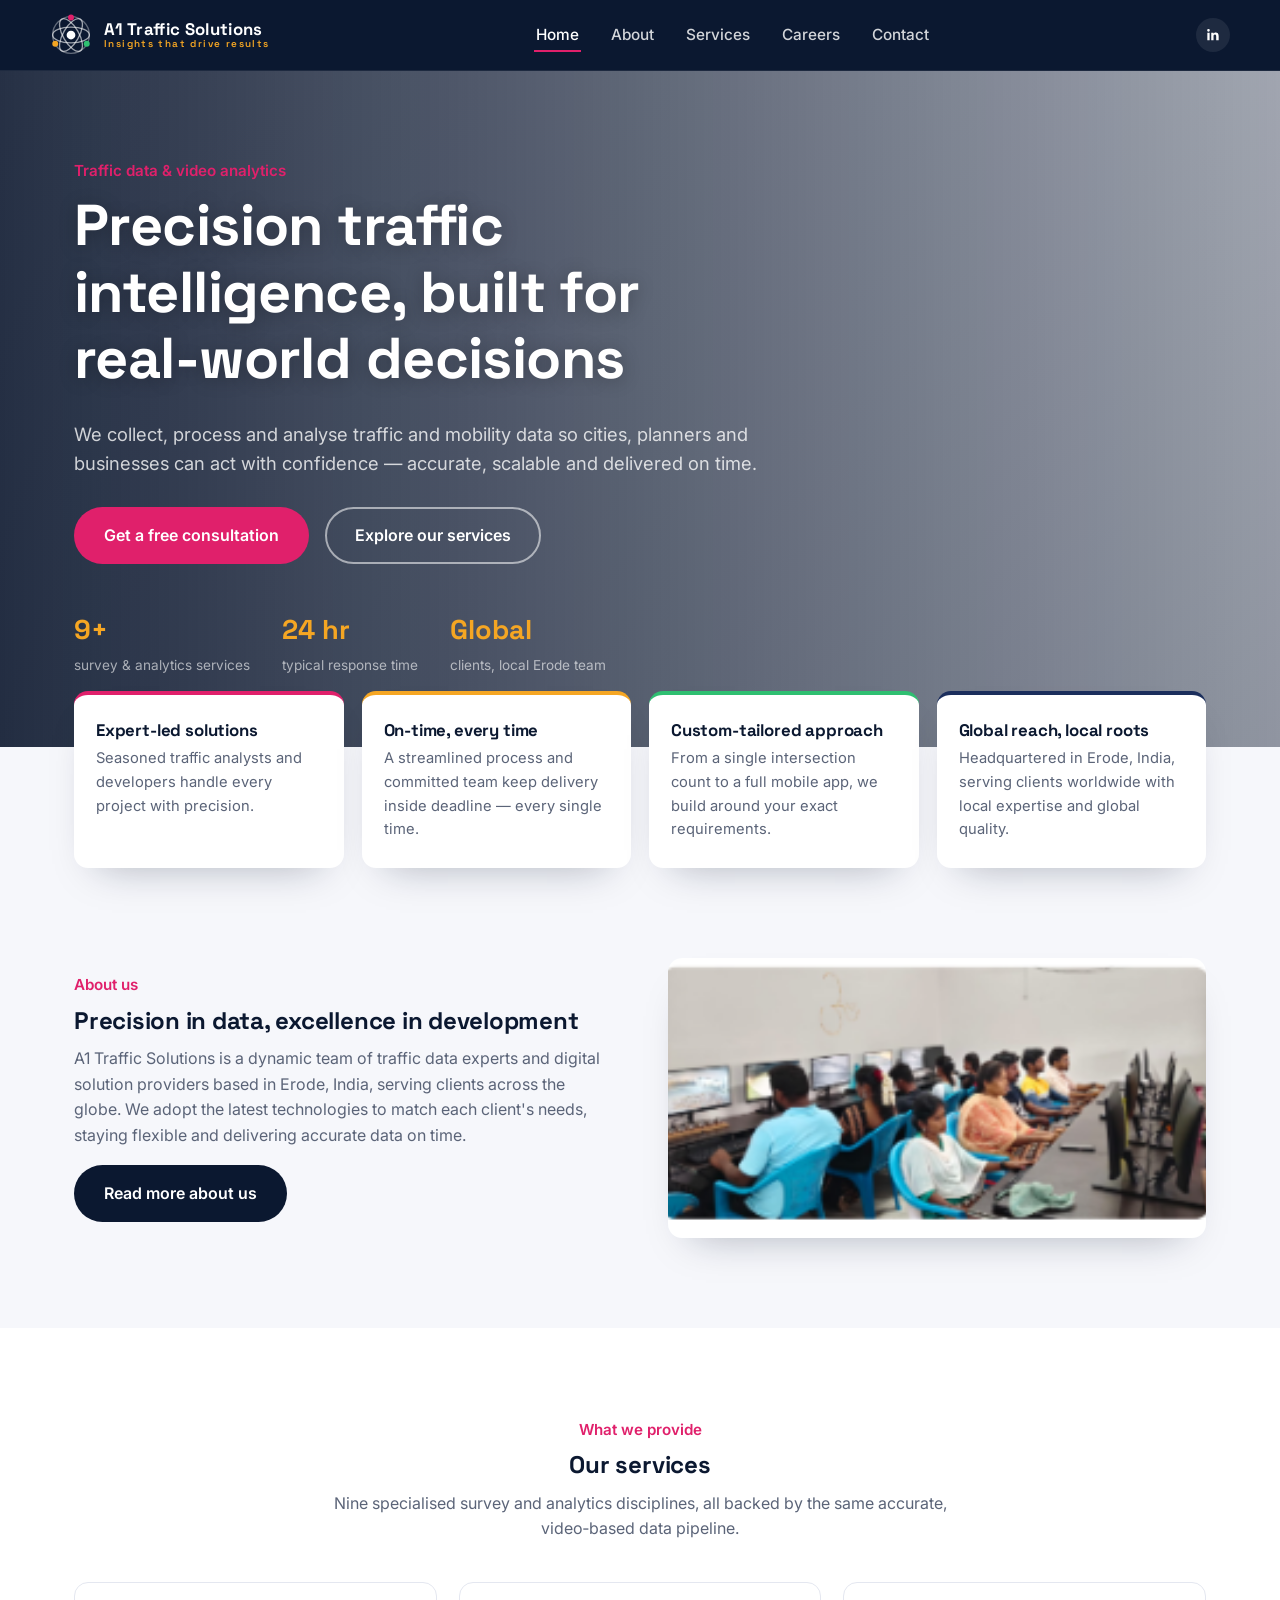
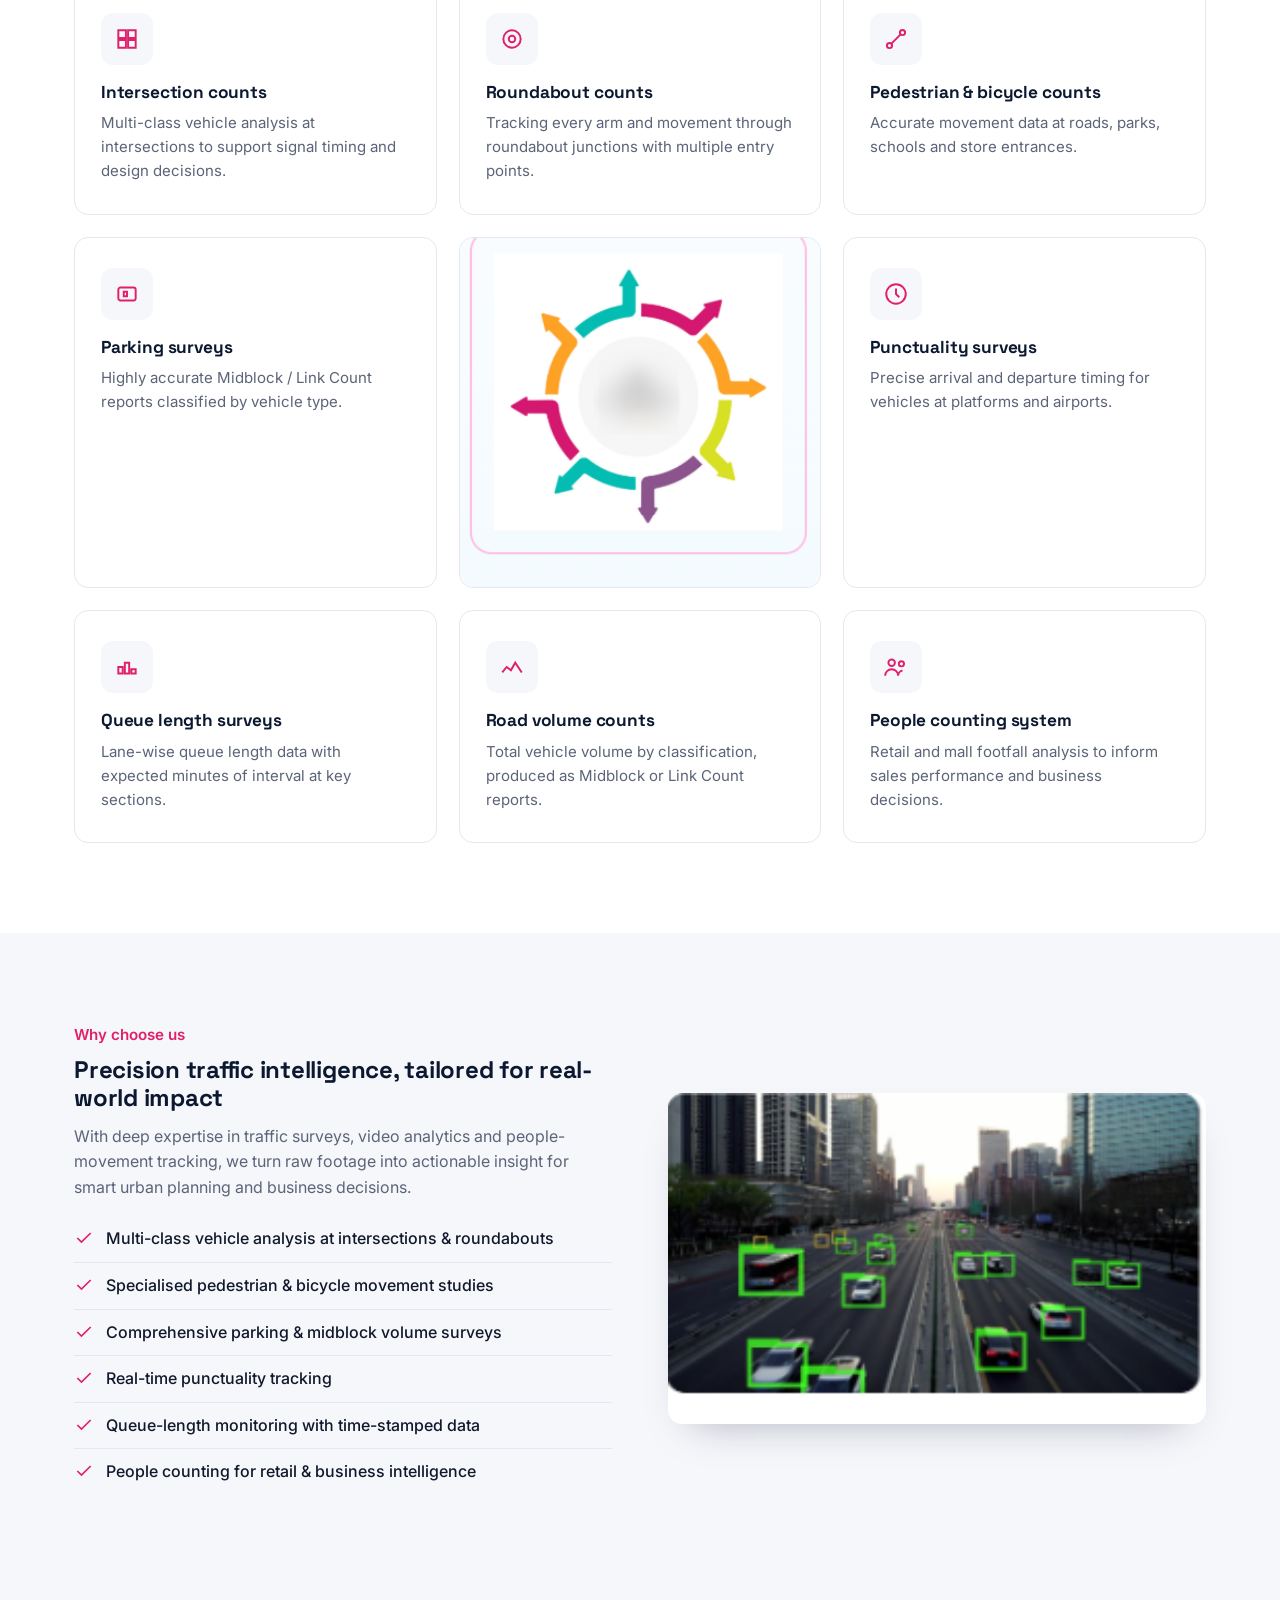
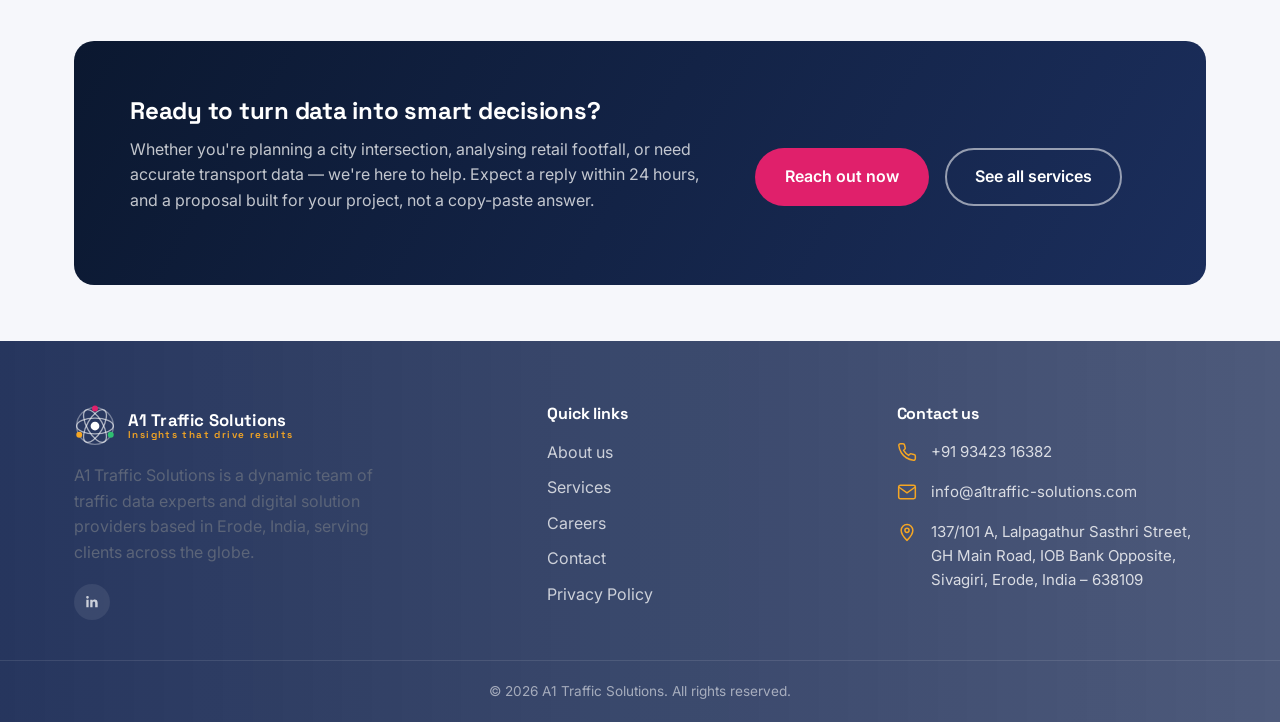
<file: index.html>
<!DOCTYPE html>
<html lang="en">
<head>
<meta charset="UTF-8">
<meta name="viewport" content="width=device-width, initial-scale=1.0">
<title>A1 Traffic Solutions | Traffic Data &amp; Video Analytics, Erode, India</title>
<meta name="description" content="A1 Traffic Solutions delivers accurate traffic data collection, transport planning and video analytics for clients worldwide — based in Erode, India.">
<link rel="icon" href="assets/favicon.svg" type="image/svg+xml">
<link rel="preconnect" href="https://fonts.googleapis.com">
<link href="https://fonts.googleapis.com/css2?family=Space+Grotesk:wght@500;600;700&family=Inter:wght@400;500;600;700&display=swap" rel="stylesheet">
<link rel="stylesheet" href="css/style.css">
</head>
<body>

<!-- ===== Header ===== -->
<header class="site-header">
  <div class="container nav">
    <a href="" class="brand">
      <svg class="brand-mark" viewBox="0 0 48 48" fill="none" xmlns="http://www.w3.org/2000/svg">
        <circle cx="24" cy="24" r="21" stroke="#fff" stroke-width="1.5" opacity=".35"/>
        <ellipse cx="24" cy="24" rx="21" ry="9" stroke="#fff" stroke-width="1.5" opacity=".6"/>
        <ellipse cx="24" cy="24" rx="21" ry="9" stroke="#fff" stroke-width="1.5" opacity=".6" transform="rotate(60 24 24)"/>
        <ellipse cx="24" cy="24" rx="21" ry="9" stroke="#fff" stroke-width="1.5" opacity=".6" transform="rotate(120 24 24)"/>
        <circle cx="24" cy="24" r="5" fill="#fff"/>
        <circle cx="24" cy="4" r="3.4" fill="#E0206B"/>
        <circle cx="6" cy="34" r="3.4" fill="#F5A623"/>
        <circle cx="42" cy="34" r="3.4" fill="#2FBF71"/>
      </svg>
      <span class="brand-text"><strong>A1 Traffic Solutions</strong><span>Insights that drive results</span></span>
    </a>

    <ul class="nav-links" id="nav-links">
      <li><a href="" aria-current="page">Home</a></li>
      <li><a href="about/">About</a></li>
      <li><a href="services/">Services</a></li>
      <li><a href="careers/">Careers</a></li>
      <li><a href="contact/">Contact</a></li>
        
    </ul>

    <div class="nav-right">
      <div class="nav-social">
        <a href="https://www.linkedin.com/in/arul-a1-traffic-solutions-522147431/" aria-label="LinkedIn" target="_blank" rel="noopener"><svg viewBox="0 0 24 24" fill="currentColor" aria-hidden="true"><path d="M6.94 8.5H3.5V20h3.44V8.5ZM5.22 3A2.01 2.01 0 1 0 5.22 7.02 2.01 2.01 0 0 0 5.22 3ZM20.5 13.43c0-3.47-1.85-5.09-4.32-5.09-1.99 0-2.88 1.1-3.38 1.87V8.5H9.36V20h3.44v-5.7c0-1.5.29-2.95 2.14-2.95 1.82 0 1.84 1.71 1.84 3.05V20h3.72v-6.57Z"/></svg></a>
      </div>
      <button class="nav-toggle" aria-label="Toggle menu" aria-expanded="false">
        <svg viewBox="0 0 24 24" fill="none" stroke="currentColor" stroke-width="2"><path d="M3 6h18M3 12h18M3 18h18"/></svg>
      </button>
    </div>
  </div>
</header>

<!-- ===== Hero ===== -->
<section class="hero">
  <div class="container hero-grid">
    <div>
      <span class="eyebrow">Traffic data &amp; video analytics</span>
      <h1>Precision traffic intelligence, built for real‑world decisions</h1>
      <p class="lead">We collect, process and analyse traffic and mobility data so cities, planners and businesses can act with confidence — accurate, scalable and delivered on time.</p>
      <div class="hero-ctas">
        <a href="contact/" class="btn btn-primary">Get a free consultation</a>
        <a href="services/" class="btn btn-outline">Explore our services</a>
      </div>
      <div class="hero-stats">
        <div><strong>9+</strong><span>survey &amp; analytics services</span></div>
        <div><strong>24 hr</strong><span>typical response time</span></div>
        <div><strong>Global</strong><span>clients, local Erode team</span></div>
      </div>
    </div>
    <div class="hero-art" aria-hidden="true"></div>
  </div>
</section>

<!-- ===== Value strip ===== -->
<section class="container value-strip">
  <div class="value-grid">
    <div class="value-card">
      <h3>Expert-led solutions</h3>
      <p>Seasoned traffic analysts and developers handle every project with precision.</p>
    </div>
    <div class="value-card">
      <h3>On-time, every time</h3>
      <p>A streamlined process and committed team keep delivery inside deadline — every single time.</p>
    </div>
    <div class="value-card">
      <h3>Custom-tailored approach</h3>
      <p>From a single intersection count to a full mobile app, we build around your exact requirements.</p>
    </div>
    <div class="value-card">
      <h3>Global reach, local roots</h3>
      <p>Headquartered in Erode, India, serving clients worldwide with local expertise and global quality.</p>
    </div>
  </div>
</section>

<!-- ===== About teaser ===== -->
<section class="section">
  <div class="container split">
    <div>
      <span class="eyebrow">About us</span>
      <h2>Precision in data, excellence in development</h2>
      <p>A1 Traffic Solutions is a dynamic team of traffic data experts and digital solution providers based in Erode, India, serving clients across the globe. We adopt the latest technologies to match each client's needs, staying flexible and delivering accurate data on time.</p>
      <a href="about/" class="btn btn-dark">Read more about us</a>
    </div>
    <div class="split-media media-frame"><img class="site-image" src="https://images.unsplash.com/photo-1569653402334-2e98fbaa80ee?auto=format&fit=crop&fm=jpg&q=85&w=1200" data-fallback="assets/site-images/home-about-fallback.png" alt="Traffic data analysis team working with traffic monitoring systems" loading="lazy" decoding="async" onerror="this.onerror=null;this.src=this.dataset.fallback;"></div>
  </div>
</section>

<!-- ===== Services ===== -->
<section class="section section-alt">
  <div class="container">
    <div class="center-copy">
      <span class="eyebrow">What we provide</span>
      <h2>Our services</h2>
      <p>Nine specialised survey and analytics disciplines, all backed by the same accurate, video‑based data pipeline.</p>
    </div>
    <div class="services-grid">
      <div class="service-card">
        <div class="service-icon"><svg viewBox="0 0 24 24" fill="none" stroke="currentColor" stroke-width="1.8"><path d="M4 4h7v7H4zM13 4h7v7h-7zM4 13h7v7H4zM13 13h7v7h-7z"/></svg></div>
        <h3>Intersection counts</h3>
        <p>Multi-class vehicle analysis at intersections to support signal timing and design decisions.</p>
      </div>
      <div class="service-card">
        <div class="service-icon"><svg viewBox="0 0 24 24" fill="none" stroke="currentColor" stroke-width="1.8"><circle cx="12" cy="12" r="8"/><circle cx="12" cy="12" r="3"/></svg></div>
        <h3>Roundabout counts</h3>
        <p>Tracking every arm and movement through roundabout junctions with multiple entry points.</p>
      </div>
      <div class="service-card">
        <div class="service-icon"><svg viewBox="0 0 24 24" fill="none" stroke="currentColor" stroke-width="1.8"><circle cx="6" cy="18" r="2.4"/><circle cx="18" cy="6" r="2.4"/><path d="M8 16 16 8"/></svg></div>
        <h3>Pedestrian &amp; bicycle counts</h3>
        <p>Accurate movement data at roads, parks, schools and store entrances.</p>
      </div>
      <div class="service-card">
        <div class="service-icon"><svg viewBox="0 0 24 24" fill="none" stroke="currentColor" stroke-width="1.8"><rect x="4" y="6" width="16" height="12" rx="2"/><path d="M9 10h3v4H9z"/></svg></div>
        <h3>Parking surveys</h3>
        <p>Highly accurate Midblock / Link Count reports classified by vehicle type.</p>
      </div>
      <div class="service-card image-card"><img class="service-image" src="https://images.unsplash.com/photo-1764195287345-2086f504cb0b?auto=format&fit=crop&fm=jpg&q=85&w=1200" data-fallback="assets/site-images/services-workflow-fallback.png" alt="Traffic monitoring workflow and data analysis" loading="lazy" decoding="async" onerror="this.onerror=null;this.src=this.dataset.fallback;"></div><div class="service-card">
        <div class="service-icon"><svg viewBox="0 0 24 24" fill="none" stroke="currentColor" stroke-width="1.8"><circle cx="12" cy="12" r="9"/><path d="M12 7v5l3 3"/></svg></div>
        <h3>Punctuality surveys</h3>
        <p>Precise arrival and departure timing for vehicles at platforms and airports.</p>
      </div>
      <div class="service-card">
        <div class="service-icon"><svg viewBox="0 0 24 24" fill="none" stroke="currentColor" stroke-width="1.8"><path d="M4 18h4v-6H4zM10 18h4v-10h-4zM16 18h4v-4h-4z"/></svg></div>
        <h3>Queue length surveys</h3>
        <p>Lane-wise queue length data with expected minutes of interval at key sections.</p>
      </div>
      <div class="service-card">
        <div class="service-icon"><svg viewBox="0 0 24 24" fill="none" stroke="currentColor" stroke-width="1.8"><path d="M3 17l4-5 4 3 4-7 6 9"/></svg></div>
        <h3>Road volume counts</h3>
        <p>Total vehicle volume by classification, produced as Midblock or Link Count reports.</p>
      </div>
      <div class="service-card">
        <div class="service-icon"><svg viewBox="0 0 24 24" fill="none" stroke="currentColor" stroke-width="1.8"><circle cx="8" cy="8" r="3"/><circle cx="17" cy="9" r="2.4"/><path d="M2 20c0-3.3 2.7-6 6-6s6 2.7 6 6M14 20c0-2.4 1.8-4.4 4-4.7"/></svg></div>
        <h3>People counting system</h3>
        <p>Retail and mall footfall analysis to inform sales performance and business decisions.</p>
      </div>
    </div>
  </div>
</section>

<!-- ===== Why choose us ===== -->
<section class="section">
  <div class="container split reverse">
    <div class="split-media media-frame"><img class="site-image" src="https://images.unsplash.com/photo-1760075999984-bbdea1f86b8d?auto=format&fit=crop&fm=jpg&q=85&w=1600" data-fallback="assets/site-images/home-why-fallback.png" alt="Traffic analytics and vehicle detection on a multi-lane road" loading="lazy" decoding="async" onerror="this.onerror=null;this.src=this.dataset.fallback;"></div>
    <div>
      <span class="eyebrow">Why choose us</span>
      <h2>Precision traffic intelligence, tailored for real-world impact</h2>
      <p>With deep expertise in traffic surveys, video analytics and people-movement tracking, we turn raw footage into actionable insight for smart urban planning and business decisions.</p>
      <ul class="spec-list">
        <li><svg viewBox="0 0 24 24" fill="none" stroke="currentColor" stroke-width="2"><path d="M20 6L9 17l-5-5"/></svg>Multi-class vehicle analysis at intersections &amp; roundabouts</li>
        <li><svg viewBox="0 0 24 24" fill="none" stroke="currentColor" stroke-width="2"><path d="M20 6L9 17l-5-5"/></svg>Specialised pedestrian &amp; bicycle movement studies</li>
        <li><svg viewBox="0 0 24 24" fill="none" stroke="currentColor" stroke-width="2"><path d="M20 6L9 17l-5-5"/></svg>Comprehensive parking &amp; midblock volume surveys</li>
        <li><svg viewBox="0 0 24 24" fill="none" stroke="currentColor" stroke-width="2"><path d="M20 6L9 17l-5-5"/></svg>Real-time punctuality tracking</li>
        <li><svg viewBox="0 0 24 24" fill="none" stroke="currentColor" stroke-width="2"><path d="M20 6L9 17l-5-5"/></svg>Queue-length monitoring with time-stamped data</li>
        <li><svg viewBox="0 0 24 24" fill="none" stroke="currentColor" stroke-width="2"><path d="M20 6L9 17l-5-5"/></svg>People counting for retail &amp; business intelligence</li>
      </ul>
    </div>
  </div>
</section>

<!-- ===== CTA band ===== -->
<section class="section-tight">
  <div class="container">
    <div class="cta-band">
      <div>
        <h2>Ready to turn data into smart decisions?</h2>
        <p>Whether you're planning a city intersection, analysing retail footfall, or need accurate transport data — we're here to help. Expect a reply within 24 hours, and a proposal built for your project, not a copy-paste answer.</p>
      </div>
      <div class="hero-ctas">
        <a href="contact/" class="btn btn-primary">Reach out now</a>
        <a href="services/" class="btn btn-outline">See all services</a>
      </div>
    </div>
  </div>
</section>

<!-- ===== Footer ===== -->
<footer class="site-footer">
  <div class="container footer-grid footer">
    <div class="footer-brand">
      <a href="" class="brand">
        <svg class="brand-mark" viewBox="0 0 48 48" fill="none" xmlns="http://www.w3.org/2000/svg">
          <circle cx="24" cy="24" r="21" stroke="#fff" stroke-width="1.5" opacity=".35"/>
          <ellipse cx="24" cy="24" rx="21" ry="9" stroke="#fff" stroke-width="1.5" opacity=".6"/>
          <ellipse cx="24" cy="24" rx="21" ry="9" stroke="#fff" stroke-width="1.5" opacity=".6" transform="rotate(60 24 24)"/>
          <ellipse cx="24" cy="24" rx="21" ry="9" stroke="#fff" stroke-width="1.5" opacity=".6" transform="rotate(120 24 24)"/>
          <circle cx="24" cy="24" r="5" fill="#fff"/>
          <circle cx="24" cy="4" r="3.4" fill="#E0206B"/>
          <circle cx="6" cy="34" r="3.4" fill="#F5A623"/>
          <circle cx="42" cy="34" r="3.4" fill="#2FBF71"/>
        </svg>
        <span class="brand-text"><strong>A1 Traffic Solutions</strong><span>Insights that drive results</span></span>
      </a>
      <p style="margin-top:16px;">A1 Traffic Solutions is a dynamic team of traffic data experts and digital solution providers based in Erode, India, serving clients across the globe.</p>
      <div class="footer-social">
        <a href="https://www.linkedin.com/in/arul-a1-traffic-solutions-522147431/" aria-label="LinkedIn" target="_blank" rel="noopener"><svg viewBox="0 0 24 24" fill="currentColor" aria-hidden="true"><path d="M6.94 8.5H3.5V20h3.44V8.5ZM5.22 3A2.01 2.01 0 1 0 5.22 7.02 2.01 2.01 0 0 0 5.22 3ZM20.5 13.43c0-3.47-1.85-5.09-4.32-5.09-1.99 0-2.88 1.1-3.38 1.87V8.5H9.36V20h3.44v-5.7c0-1.5.29-2.95 2.14-2.95 1.82 0 1.84 1.71 1.84 3.05V20h3.72v-6.57Z"/></svg></a>
      </div>
    </div>
    <div>
      <h4>Quick links</h4>
      <ul class="footer-links">
        <li><a href="about/">About us</a></li>
        <li><a href="services/">Services</a></li>
        <li><a href="careers/">Careers</a></li>
        <li><a href="contact/">Contact</a></li>
        <li><a href="privacy-policy/">Privacy Policy</a></li>
      </ul>
    </div>
    <div>
      <h4>Contact us</h4>
      <div class="contact-line"><svg viewBox="0 0 24 24" fill="none" stroke="currentColor" stroke-width="1.8"><path d="M22 16.9v3a2 2 0 0 1-2.2 2 19.8 19.8 0 0 1-8.6-3 19.5 19.5 0 0 1-6-6 19.8 19.8 0 0 1-3-8.7A2 2 0 0 1 4.1 2h3a2 2 0 0 1 2 1.7c.1 1 .4 2 .7 2.9a2 2 0 0 1-.5 2.1L8 10a16 16 0 0 0 6 6l1.3-1.3a2 2 0 0 1 2.1-.5c.9.3 1.9.6 2.9.7a2 2 0 0 1 1.7 2z"/></svg><a href="tel:+919342316382">+91 93423 16382</a></div>
      <div class="contact-line"><svg viewBox="0 0 24 24" fill="none" stroke="currentColor" stroke-width="1.8"><path d="M4 4h16v16H4z" opacity="0"/><path d="M22 6l-10 7L2 6"/><rect x="2" y="4" width="20" height="16" rx="2"/></svg><a href="mailto:info@a1traffic-solutions.com">info@a1traffic-solutions.com</a></div>
      <div class="contact-line"><svg viewBox="0 0 24 24" fill="none" stroke="currentColor" stroke-width="1.8"><path d="M12 22s7-6.5 7-12a7 7 0 1 0-14 0c0 5.5 7 12 7 12z"/><circle cx="12" cy="10" r="2.5"/></svg><span>137/101 A, Lalpagathur Sasthri Street, GH Main Road, IOB Bank Opposite, Sivagiri, Erode, India – 638109</span></div>
    </div>
  </div>
  <div class="footer-bottom">© <span id="year"></span> A1 Traffic Solutions. All rights reserved.</div>
</footer>

<script>document.getElementById('year').textContent = new Date().getFullYear();</script>
<script src="js/script.js"></script>

<!-- Start of Tawk.to Script -->
<script type="text/javascript">
var Tawk_API=Tawk_API||{}, Tawk_LoadStart=new Date();
(function(){
var s1=document.createElement("script"),s0=document.getElementsByTagName("script")[0];
s1.async=true;
s1.src='https://embed.tawk.to/67f75d916fa3fa190f6e21fa/1iof4b1a5';
s1.charset='UTF-8';
s1.setAttribute('crossorigin','*');
s0.parentNode.insertBefore(s1,s0);
})();
</script>
<!-- End of Tawk.to Script -->
</body>
</html>
</file>
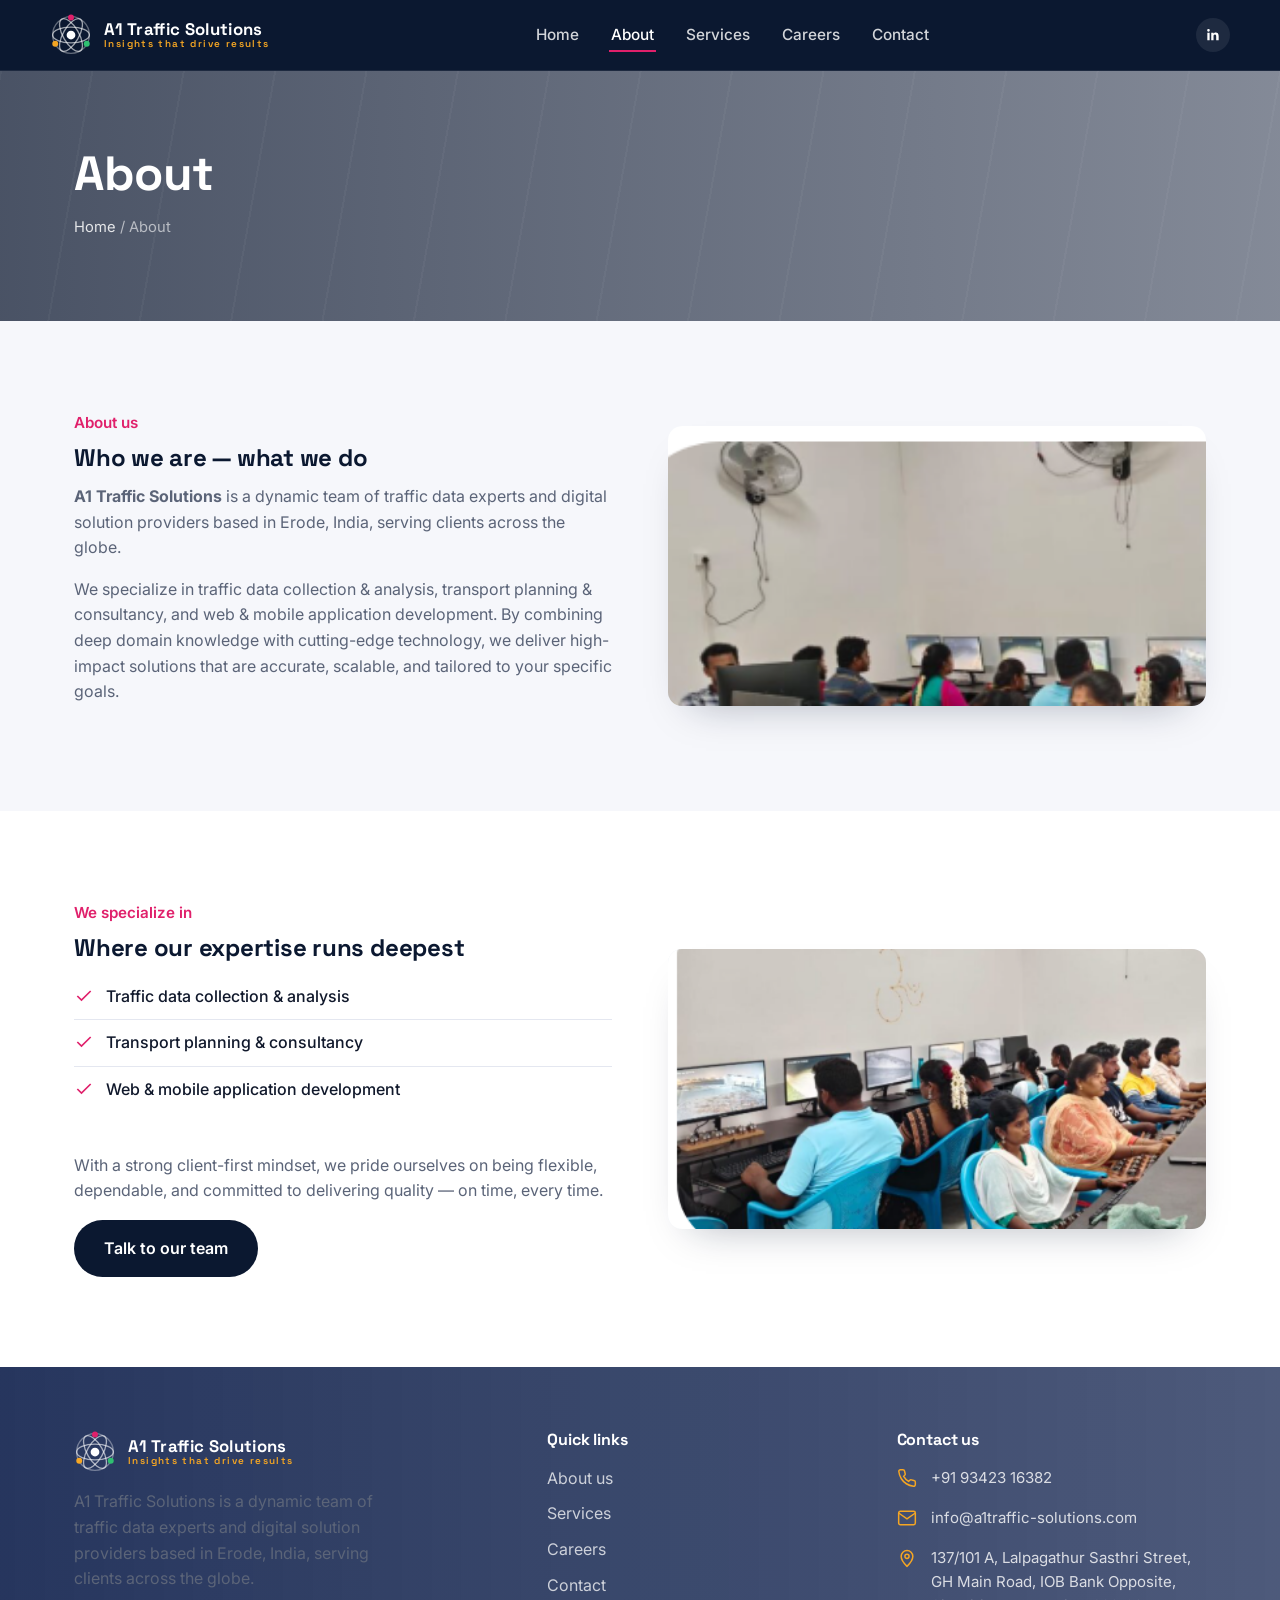
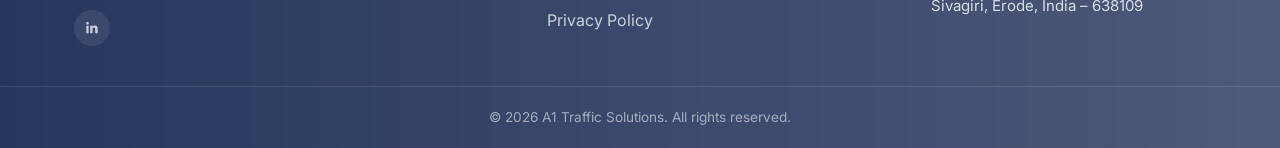
<file: about/index.html>
<!DOCTYPE html>
<html lang="en">
<head>
<meta charset="UTF-8">
<meta name="viewport" content="width=device-width, initial-scale=1.0">
<title>About Us | A1 Traffic Solutions</title>
<meta name="description" content="A1 Traffic Solutions is a team of traffic data experts and digital solution providers based in Erode, India, serving clients across the globe.">
<link rel="icon" href="../assets/favicon.svg" type="image/svg+xml">
<link rel="preconnect" href="https://fonts.googleapis.com">
<link href="https://fonts.googleapis.com/css2?family=Space+Grotesk:wght@500;600;700&family=Inter:wght@400;500;600;700&display=swap" rel="stylesheet">
<link rel="stylesheet" href="../css/style.css">
</head>
<body>

<header class="site-header">
  <div class="container nav">
    <a href="../" class="brand">
      <svg class="brand-mark" viewBox="0 0 48 48" fill="none" xmlns="http://www.w3.org/2000/svg">
        <circle cx="24" cy="24" r="21" stroke="#fff" stroke-width="1.5" opacity=".35"/>
        <ellipse cx="24" cy="24" rx="21" ry="9" stroke="#fff" stroke-width="1.5" opacity=".6"/>
        <ellipse cx="24" cy="24" rx="21" ry="9" stroke="#fff" stroke-width="1.5" opacity=".6" transform="rotate(60 24 24)"/>
        <ellipse cx="24" cy="24" rx="21" ry="9" stroke="#fff" stroke-width="1.5" opacity=".6" transform="rotate(120 24 24)"/>
        <circle cx="24" cy="24" r="5" fill="#fff"/>
        <circle cx="24" cy="4" r="3.4" fill="#E0206B"/>
        <circle cx="6" cy="34" r="3.4" fill="#F5A623"/>
        <circle cx="42" cy="34" r="3.4" fill="#2FBF71"/>
      </svg>
      <span class="brand-text"><strong>A1 Traffic Solutions</strong><span>Insights that drive results</span></span>
    </a>
    <ul class="nav-links" id="nav-links">
      <li><a href="../">Home</a></li>
      <li><a href="../about/" aria-current="page">About</a></li>
      <li><a href="../services/">Services</a></li>
      <li><a href="../careers/">Careers</a></li>
      <li><a href="../contact/">Contact</a></li>
        
    </ul>
    <div class="nav-right">
      <div class="nav-social">
        <a href="https://www.linkedin.com/in/arul-a1-traffic-solutions-522147431/" aria-label="LinkedIn" target="_blank" rel="noopener"><svg viewBox="0 0 24 24" fill="currentColor" aria-hidden="true"><path d="M6.94 8.5H3.5V20h3.44V8.5ZM5.22 3A2.01 2.01 0 1 0 5.22 7.02 2.01 2.01 0 0 0 5.22 3ZM20.5 13.43c0-3.47-1.85-5.09-4.32-5.09-1.99 0-2.88 1.1-3.38 1.87V8.5H9.36V20h3.44v-5.7c0-1.5.29-2.95 2.14-2.95 1.82 0 1.84 1.71 1.84 3.05V20h3.72v-6.57Z"/></svg></a>
      </div>
      <button class="nav-toggle" aria-label="Toggle menu" aria-expanded="false">
        <svg viewBox="0 0 24 24" fill="none" stroke="currentColor" stroke-width="2"><path d="M3 6h18M3 12h18M3 18h18"/></svg>
      </button>
    </div>
  </div>
</header>

<section class="page-hero">
  <div class="container">
    <h1>About</h1>
    <p class="breadcrumb"><a href="../">Home</a> / About</p>
  </div>
</section>

<section class="section">
  <div class="container split">
    <div>
      <span class="eyebrow">About us</span>
      <h2>Who we are — what we do</h2>
      <p><strong>A1 Traffic Solutions</strong> is a dynamic team of traffic data experts and digital solution providers based in Erode, India, serving clients across the globe.</p>
      <p>We specialize in traffic data collection &amp; analysis, transport planning &amp; consultancy, and web &amp; mobile application development. By combining deep domain knowledge with cutting-edge technology, we deliver high-impact solutions that are accurate, scalable, and tailored to your specific goals.</p>
    </div>
    <div class="split-media media-frame"><img class="site-image" src="https://images.unsplash.com/photo-1603195827187-459ab02554a0?auto=format&fit=crop&fm=jpg&q=85&w=1200" data-fallback="../assets/site-images/about-top-fallback.png" alt="Traffic data analysts working at computers" loading="lazy" decoding="async" onerror="this.onerror=null;this.src=this.dataset.fallback;"></div>
  </div>
</section>

<section class="section section-alt">
  <div class="container split reverse">
    <div class="split-media media-frame"><img class="site-image" src="https://images.unsplash.com/photo-1569653402334-2e98fbaa80ee?auto=format&fit=crop&fm=jpg&q=85&w=1200" data-fallback="../assets/site-images/about-team-fallback.png" alt="Traffic analytics team working together" loading="lazy" decoding="async" onerror="this.onerror=null;this.src=this.dataset.fallback;"></div>
    <div>
      <span class="eyebrow">We specialize in</span>
      <h2>Where our expertise runs deepest</h2>
      <ul class="spec-list">
        <li><svg viewBox="0 0 24 24" fill="none" stroke="currentColor" stroke-width="2"><path d="M20 6L9 17l-5-5"/></svg>Traffic data collection &amp; analysis</li>
        <li><svg viewBox="0 0 24 24" fill="none" stroke="currentColor" stroke-width="2"><path d="M20 6L9 17l-5-5"/></svg>Transport planning &amp; consultancy</li>
        <li><svg viewBox="0 0 24 24" fill="none" stroke="currentColor" stroke-width="2"><path d="M20 6L9 17l-5-5"/></svg>Web &amp; mobile application development</li>
      </ul>
      <p class="mt-40">With a strong client-first mindset, we pride ourselves on being flexible, dependable, and committed to delivering quality — on time, every time.</p>
      <a href="../contact/" class="btn btn-dark">Talk to our team</a>
    </div>
  </div>
</section>

<footer class="site-footer">
  <div class="container footer-grid footer">
    <div class="footer-brand">
      <a href="../" class="brand">
        <svg class="brand-mark" viewBox="0 0 48 48" fill="none" xmlns="http://www.w3.org/2000/svg">
          <circle cx="24" cy="24" r="21" stroke="#fff" stroke-width="1.5" opacity=".35"/>
          <ellipse cx="24" cy="24" rx="21" ry="9" stroke="#fff" stroke-width="1.5" opacity=".6"/>
          <ellipse cx="24" cy="24" rx="21" ry="9" stroke="#fff" stroke-width="1.5" opacity=".6" transform="rotate(60 24 24)"/>
          <ellipse cx="24" cy="24" rx="21" ry="9" stroke="#fff" stroke-width="1.5" opacity=".6" transform="rotate(120 24 24)"/>
          <circle cx="24" cy="24" r="5" fill="#fff"/>
          <circle cx="24" cy="4" r="3.4" fill="#E0206B"/>
          <circle cx="6" cy="34" r="3.4" fill="#F5A623"/>
          <circle cx="42" cy="34" r="3.4" fill="#2FBF71"/>
        </svg>
        <span class="brand-text"><strong>A1 Traffic Solutions</strong><span>Insights that drive results</span></span>
      </a>
      <p style="margin-top:16px;">A1 Traffic Solutions is a dynamic team of traffic data experts and digital solution providers based in Erode, India, serving clients across the globe.</p>
      <div class="footer-social">
        <a href="https://www.linkedin.com/in/arul-a1-traffic-solutions-522147431/" aria-label="LinkedIn" target="_blank" rel="noopener"><svg viewBox="0 0 24 24" fill="currentColor" aria-hidden="true"><path d="M6.94 8.5H3.5V20h3.44V8.5ZM5.22 3A2.01 2.01 0 1 0 5.22 7.02 2.01 2.01 0 0 0 5.22 3ZM20.5 13.43c0-3.47-1.85-5.09-4.32-5.09-1.99 0-2.88 1.1-3.38 1.87V8.5H9.36V20h3.44v-5.7c0-1.5.29-2.95 2.14-2.95 1.82 0 1.84 1.71 1.84 3.05V20h3.72v-6.57Z"/></svg></a>
      </div>
    </div>
    <div>
      <h4>Quick links</h4>
      <ul class="footer-links">
        <li><a href="../about/">About us</a></li>
        <li><a href="../services/">Services</a></li>
        <li><a href="../careers/">Careers</a></li>
        <li><a href="../contact/">Contact</a></li>
        <li><a href="../privacy-policy/">Privacy Policy</a></li>
      </ul>
    </div>
    <div>
      <h4>Contact us</h4>
      <div class="contact-line"><svg viewBox="0 0 24 24" fill="none" stroke="currentColor" stroke-width="1.8"><path d="M22 16.9v3a2 2 0 0 1-2.2 2 19.8 19.8 0 0 1-8.6-3 19.5 19.5 0 0 1-6-6 19.8 19.8 0 0 1-3-8.7A2 2 0 0 1 4.1 2h3a2 2 0 0 1 2 1.7c.1 1 .4 2 .7 2.9a2 2 0 0 1-.5 2.1L8 10a16 16 0 0 0 6 6l1.3-1.3a2 2 0 0 1 2.1-.5c.9.3 1.9.6 2.9.7a2 2 0 0 1 1.7 2z"/></svg><a href="tel:+919342316382">+91 93423 16382</a></div>
      <div class="contact-line"><svg viewBox="0 0 24 24" fill="none" stroke="currentColor" stroke-width="1.8"><path d="M22 6l-10 7L2 6"/><rect x="2" y="4" width="20" height="16" rx="2"/></svg><a href="mailto:info@a1traffic-solutions.com">info@a1traffic-solutions.com</a></div>
      <div class="contact-line"><svg viewBox="0 0 24 24" fill="none" stroke="currentColor" stroke-width="1.8"><path d="M12 22s7-6.5 7-12a7 7 0 1 0-14 0c0 5.5 7 12 7 12z"/><circle cx="12" cy="10" r="2.5"/></svg><span>137/101 A, Lalpagathur Sasthri Street, GH Main Road, IOB Bank Opposite, Sivagiri, Erode, India – 638109</span></div>
    </div>
  </div>
  <div class="footer-bottom">© <span id="year"></span> A1 Traffic Solutions. All rights reserved.</div>
</footer>

<script>document.getElementById('year').textContent = new Date().getFullYear();</script>
<script src="../js/script.js"></script>

<!-- Start of Tawk.to Script -->
<script type="text/javascript">
var Tawk_API=Tawk_API||{}, Tawk_LoadStart=new Date();
(function(){
var s1=document.createElement("script"),s0=document.getElementsByTagName("script")[0];
s1.async=true;
s1.src='https://embed.tawk.to/67f75d916fa3fa190f6e21fa/1iof4b1a5';
s1.charset='UTF-8';
s1.setAttribute('crossorigin','*');
s0.parentNode.insertBefore(s1,s0);
})();
</script>
<!-- End of Tawk.to Script -->
</body>
</html>
</file>
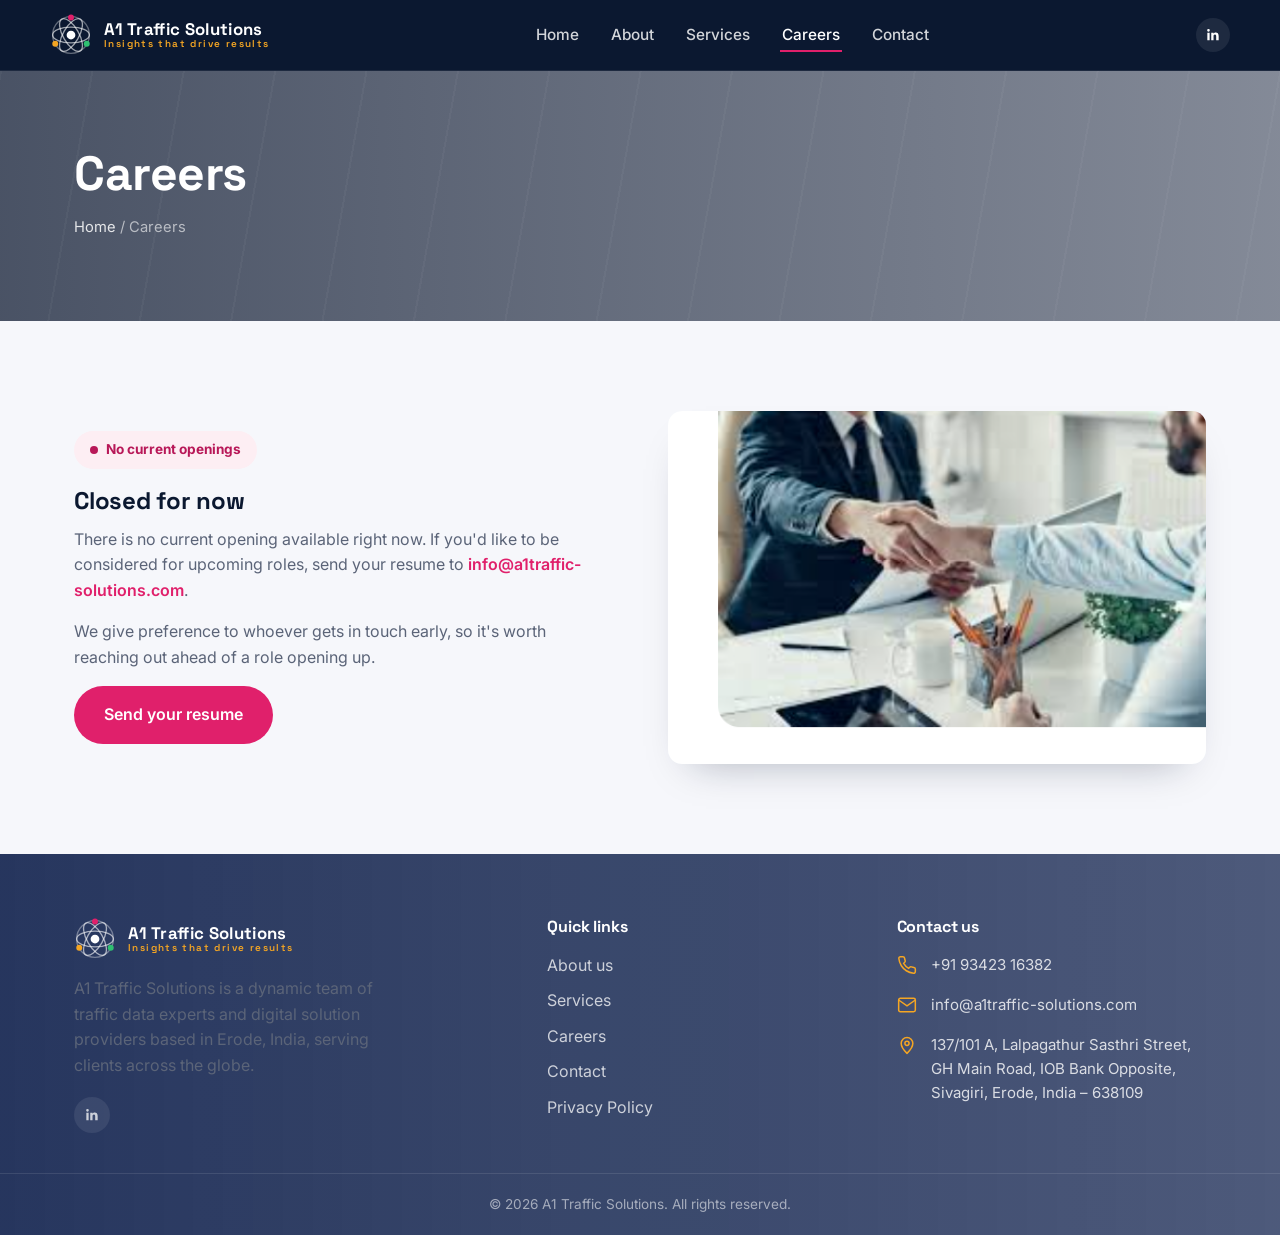
<file: careers/index.html>
<!DOCTYPE html>
<html lang="en">
<head>
<meta charset="UTF-8">
<meta name="viewport" content="width=device-width, initial-scale=1.0">
<title>Careers | A1 Traffic Solutions</title>
<meta name="description" content="Current openings at A1 Traffic Solutions and how to send us your resume for future roles.">
<link rel="icon" href="../assets/favicon.svg" type="image/svg+xml">
<link rel="preconnect" href="https://fonts.googleapis.com">
<link href="https://fonts.googleapis.com/css2?family=Space+Grotesk:wght@500;600;700&family=Inter:wght@400;500;600;700&display=swap" rel="stylesheet">
<link rel="stylesheet" href="../css/style.css">
</head>
<body>

<header class="site-header">
  <div class="container nav">
    <a href="../" class="brand">
      <svg class="brand-mark" viewBox="0 0 48 48" fill="none" xmlns="http://www.w3.org/2000/svg">
        <circle cx="24" cy="24" r="21" stroke="#fff" stroke-width="1.5" opacity=".35"/>
        <ellipse cx="24" cy="24" rx="21" ry="9" stroke="#fff" stroke-width="1.5" opacity=".6"/>
        <ellipse cx="24" cy="24" rx="21" ry="9" stroke="#fff" stroke-width="1.5" opacity=".6" transform="rotate(60 24 24)"/>
        <ellipse cx="24" cy="24" rx="21" ry="9" stroke="#fff" stroke-width="1.5" opacity=".6" transform="rotate(120 24 24)"/>
        <circle cx="24" cy="24" r="5" fill="#fff"/>
        <circle cx="24" cy="4" r="3.4" fill="#E0206B"/>
        <circle cx="6" cy="34" r="3.4" fill="#F5A623"/>
        <circle cx="42" cy="34" r="3.4" fill="#2FBF71"/>
      </svg>
      <span class="brand-text"><strong>A1 Traffic Solutions</strong><span>Insights that drive results</span></span>
    </a>
    <ul class="nav-links" id="nav-links">
      <li><a href="../">Home</a></li>
      <li><a href="../about/">About</a></li>
      <li><a href="../services/">Services</a></li>
      <li><a href="../careers/" aria-current="page">Careers</a></li>
      <li><a href="../contact/">Contact</a></li>
        
    </ul>
    <div class="nav-right">
      <div class="nav-social">
        <a href="https://www.linkedin.com/in/arul-a1-traffic-solutions-522147431/" aria-label="LinkedIn" target="_blank" rel="noopener"><svg viewBox="0 0 24 24" fill="currentColor" aria-hidden="true"><path d="M6.94 8.5H3.5V20h3.44V8.5ZM5.22 3A2.01 2.01 0 1 0 5.22 7.02 2.01 2.01 0 0 0 5.22 3ZM20.5 13.43c0-3.47-1.85-5.09-4.32-5.09-1.99 0-2.88 1.1-3.38 1.87V8.5H9.36V20h3.44v-5.7c0-1.5.29-2.95 2.14-2.95 1.82 0 1.84 1.71 1.84 3.05V20h3.72v-6.57Z"/></svg></a>
      </div>
      <button class="nav-toggle" aria-label="Toggle menu" aria-expanded="false">
        <svg viewBox="0 0 24 24" fill="none" stroke="currentColor" stroke-width="2"><path d="M3 6h18M3 12h18M3 18h18"/></svg>
      </button>
    </div>
  </div>
</header>

<section class="page-hero">
  <div class="container">
    <h1>Careers</h1>
    <p class="breadcrumb"><a href="../">Home</a> / Careers</p>
  </div>
</section>

<section class="section">
  <div class="container split">
    <div>
      <span class="status-badge"><span class="dot"></span> No current openings</span>
      <h2>Closed for now</h2>
      <p>There is no current opening available right now. If you'd like to be considered for upcoming roles, send your resume to <a href="mailto:info@a1traffic-solutions.com" style="color:var(--pink);font-weight:600;">info@a1traffic-solutions.com</a>.</p>
      <p>We give preference to whoever gets in touch early, so it's worth reaching out ahead of a role opening up.</p>
      <a href="mailto:info@a1traffic-solutions.com?subject=Resume%20for%20future%20openings" class="btn btn-primary">Send your resume</a>
    </div>
    <div class="split-media media-frame"><img class="site-image" src="https://images.unsplash.com/photo-1758518730380-04c8e0d57b68?auto=format&fit=crop&fm=jpg&q=85&w=1200" data-fallback="../assets/site-images/career-fallback.png" alt="Professional business meeting and career discussion" loading="lazy" decoding="async" onerror="this.onerror=null;this.src=this.dataset.fallback;"></div>
  </div>
</section>

<footer class="site-footer">
  <div class="container footer-grid footer">
    <div class="footer-brand">
      <a href="../" class="brand">
        <svg class="brand-mark" viewBox="0 0 48 48" fill="none" xmlns="http://www.w3.org/2000/svg">
          <circle cx="24" cy="24" r="21" stroke="#fff" stroke-width="1.5" opacity=".35"/>
          <ellipse cx="24" cy="24" rx="21" ry="9" stroke="#fff" stroke-width="1.5" opacity=".6"/>
          <ellipse cx="24" cy="24" rx="21" ry="9" stroke="#fff" stroke-width="1.5" opacity=".6" transform="rotate(60 24 24)"/>
          <ellipse cx="24" cy="24" rx="21" ry="9" stroke="#fff" stroke-width="1.5" opacity=".6" transform="rotate(120 24 24)"/>
          <circle cx="24" cy="24" r="5" fill="#fff"/>
          <circle cx="24" cy="4" r="3.4" fill="#E0206B"/>
          <circle cx="6" cy="34" r="3.4" fill="#F5A623"/>
          <circle cx="42" cy="34" r="3.4" fill="#2FBF71"/>
        </svg>
        <span class="brand-text"><strong>A1 Traffic Solutions</strong><span>Insights that drive results</span></span>
      </a>
      <p style="margin-top:16px;">A1 Traffic Solutions is a dynamic team of traffic data experts and digital solution providers based in Erode, India, serving clients across the globe.</p>
      <div class="footer-social">
        <a href="https://www.linkedin.com/in/arul-a1-traffic-solutions-522147431/" aria-label="LinkedIn" target="_blank" rel="noopener"><svg viewBox="0 0 24 24" fill="currentColor" aria-hidden="true"><path d="M6.94 8.5H3.5V20h3.44V8.5ZM5.22 3A2.01 2.01 0 1 0 5.22 7.02 2.01 2.01 0 0 0 5.22 3ZM20.5 13.43c0-3.47-1.85-5.09-4.32-5.09-1.99 0-2.88 1.1-3.38 1.87V8.5H9.36V20h3.44v-5.7c0-1.5.29-2.95 2.14-2.95 1.82 0 1.84 1.71 1.84 3.05V20h3.72v-6.57Z"/></svg></a>
      </div>
    </div>
    <div>
      <h4>Quick links</h4>
      <ul class="footer-links">
        <li><a href="../about/">About us</a></li>
        <li><a href="../services/">Services</a></li>
        <li><a href="../careers/">Careers</a></li>
        <li><a href="../contact/">Contact</a></li>
        <li><a href="../privacy-policy/">Privacy Policy</a></li>
      </ul>
    </div>
    <div>
      <h4>Contact us</h4>
      <div class="contact-line"><svg viewBox="0 0 24 24" fill="none" stroke="currentColor" stroke-width="1.8"><path d="M22 16.9v3a2 2 0 0 1-2.2 2 19.8 19.8 0 0 1-8.6-3 19.5 19.5 0 0 1-6-6 19.8 19.8 0 0 1-3-8.7A2 2 0 0 1 4.1 2h3a2 2 0 0 1 2 1.7c.1 1 .4 2 .7 2.9a2 2 0 0 1-.5 2.1L8 10a16 16 0 0 0 6 6l1.3-1.3a2 2 0 0 1 2.1-.5c.9.3 1.9.6 2.9.7a2 2 0 0 1 1.7 2z"/></svg><a href="tel:+919342316382">+91 93423 16382</a></div>
      <div class="contact-line"><svg viewBox="0 0 24 24" fill="none" stroke="currentColor" stroke-width="1.8"><path d="M22 6l-10 7L2 6"/><rect x="2" y="4" width="20" height="16" rx="2"/></svg><a href="mailto:info@a1traffic-solutions.com">info@a1traffic-solutions.com</a></div>
      <div class="contact-line"><svg viewBox="0 0 24 24" fill="none" stroke="currentColor" stroke-width="1.8"><path d="M12 22s7-6.5 7-12a7 7 0 1 0-14 0c0 5.5 7 12 7 12z"/><circle cx="12" cy="10" r="2.5"/></svg><span>137/101 A, Lalpagathur Sasthri Street, GH Main Road, IOB Bank Opposite, Sivagiri, Erode, India – 638109</span></div>
    </div>
  </div>
  <div class="footer-bottom">© <span id="year"></span> A1 Traffic Solutions. All rights reserved.</div>
</footer>

<script>document.getElementById('year').textContent = new Date().getFullYear();</script>
<script src="../js/script.js"></script>

<!-- Start of Tawk.to Script -->
<script type="text/javascript">
var Tawk_API=Tawk_API||{}, Tawk_LoadStart=new Date();
(function(){
var s1=document.createElement("script"),s0=document.getElementsByTagName("script")[0];
s1.async=true;
s1.src='https://embed.tawk.to/67f75d916fa3fa190f6e21fa/1iof4b1a5';
s1.charset='UTF-8';
s1.setAttribute('crossorigin','*');
s0.parentNode.insertBefore(s1,s0);
})();
</script>
<!-- End of Tawk.to Script -->
</body>
</html>
</file>
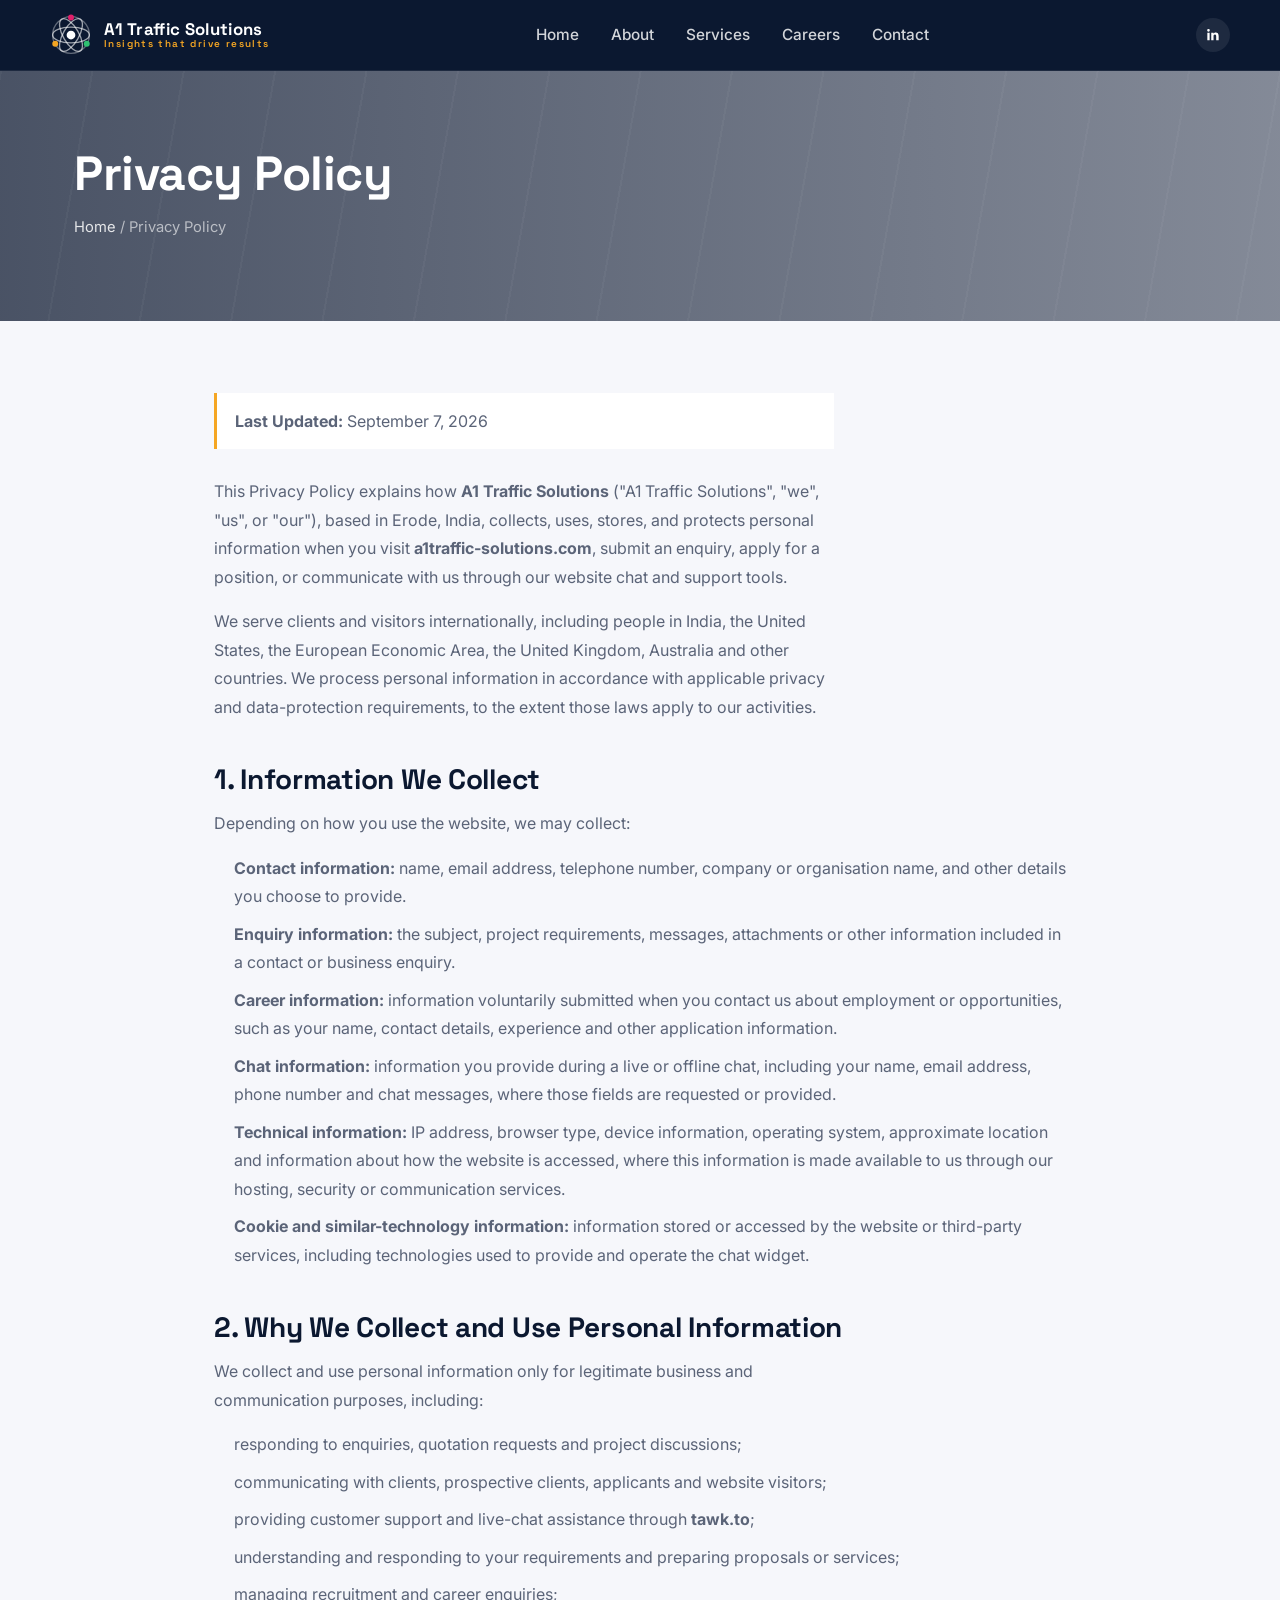
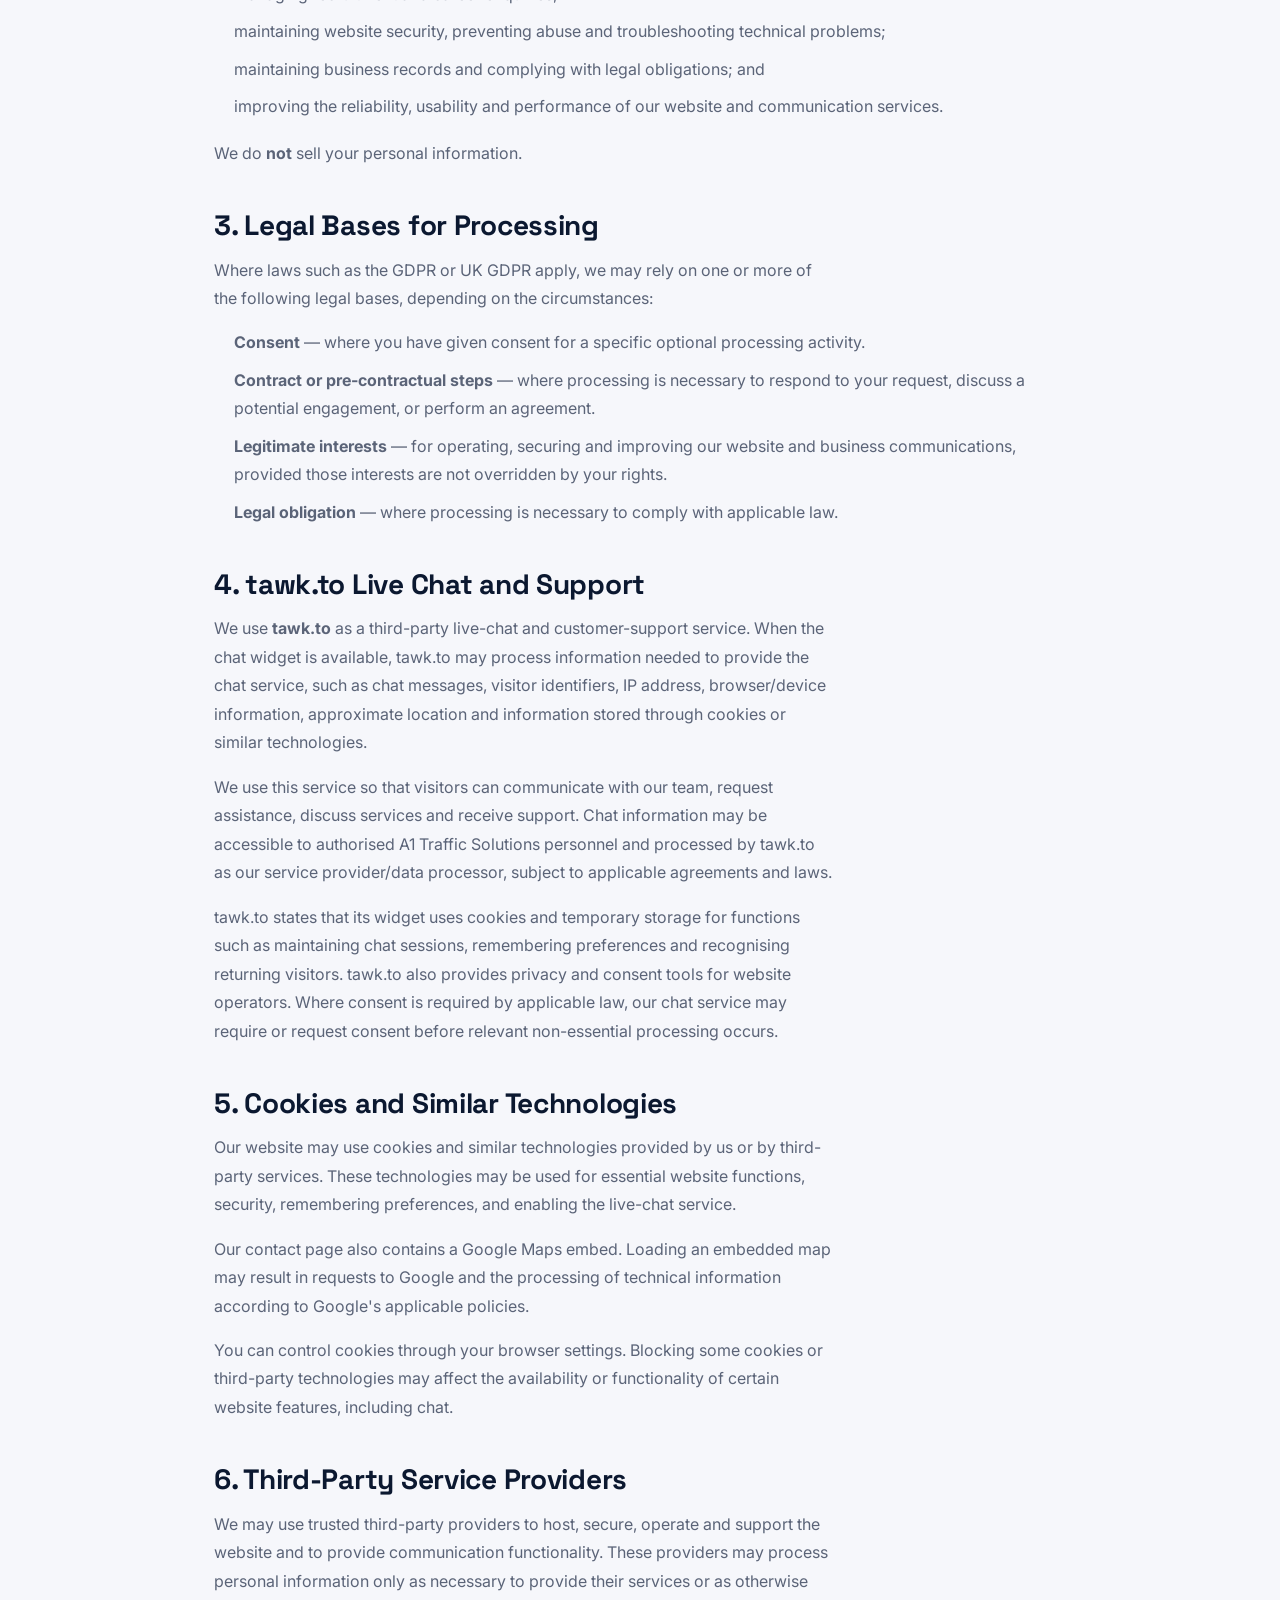
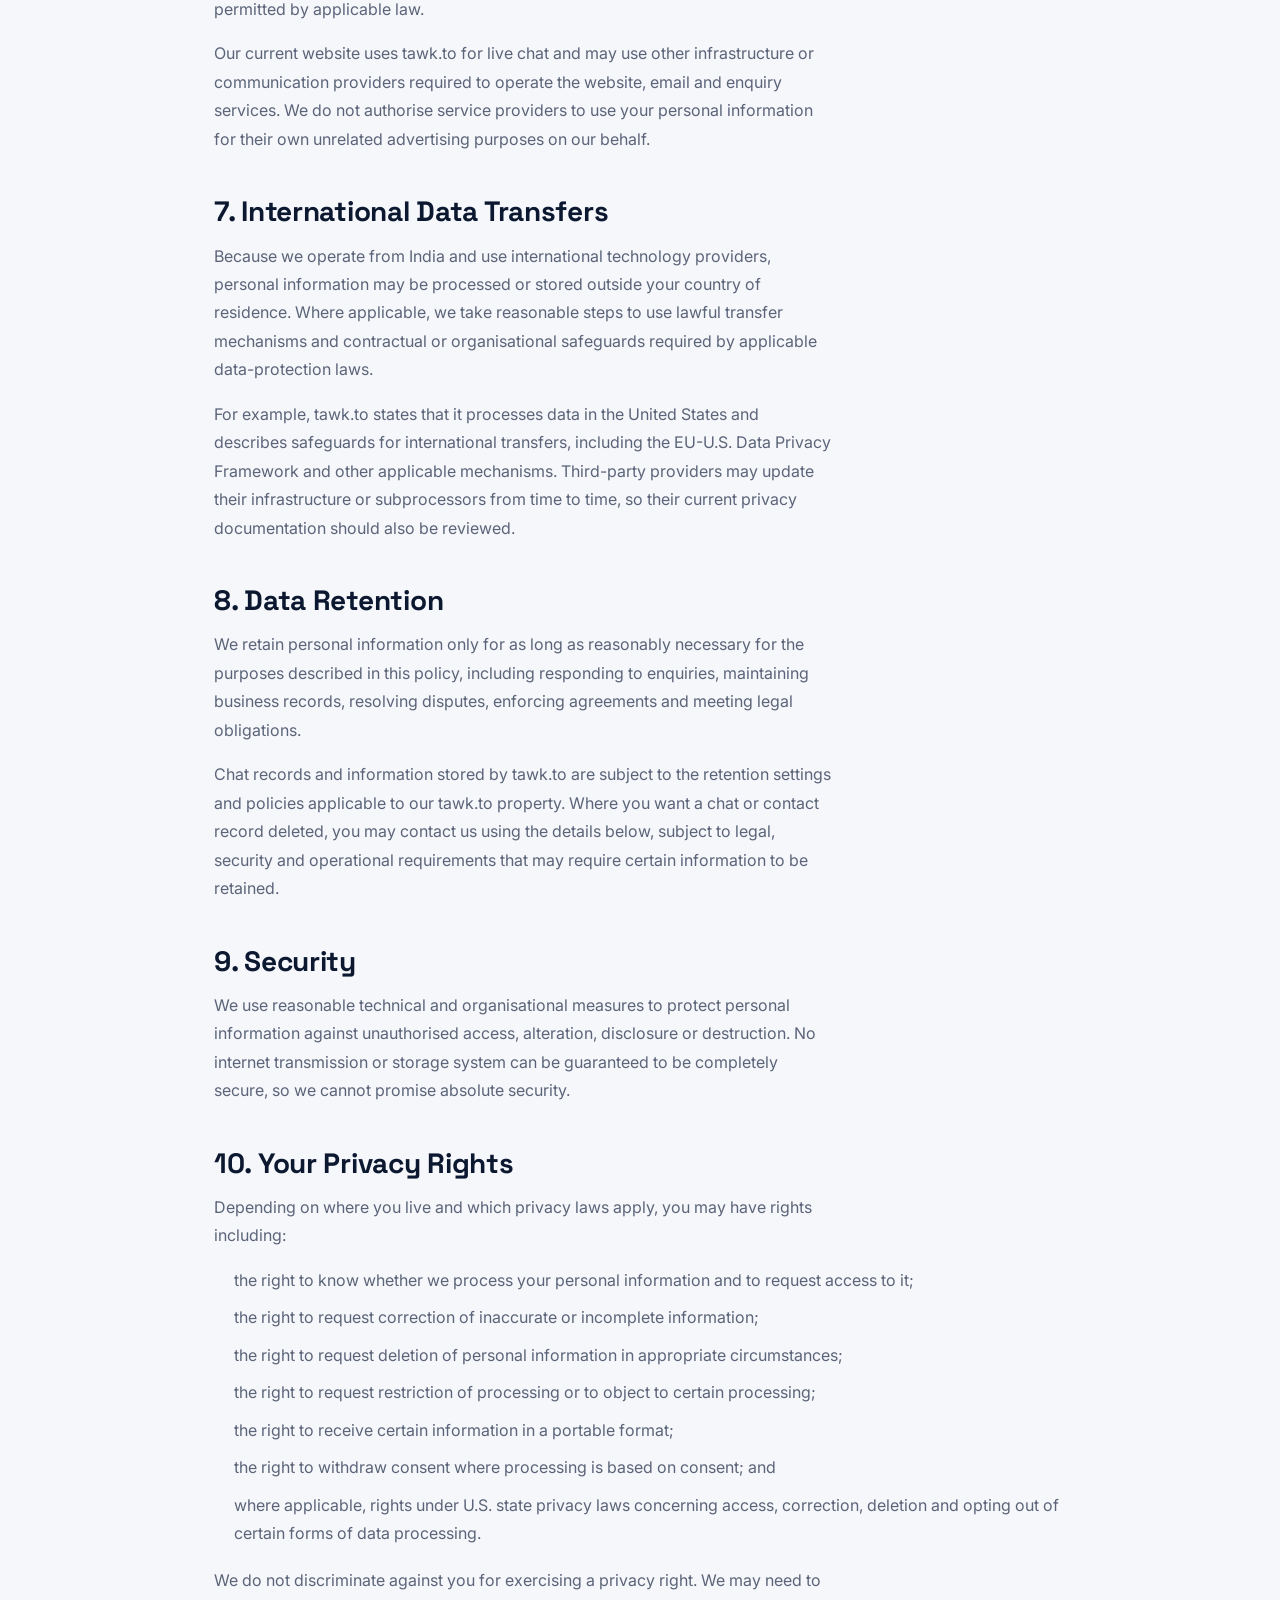
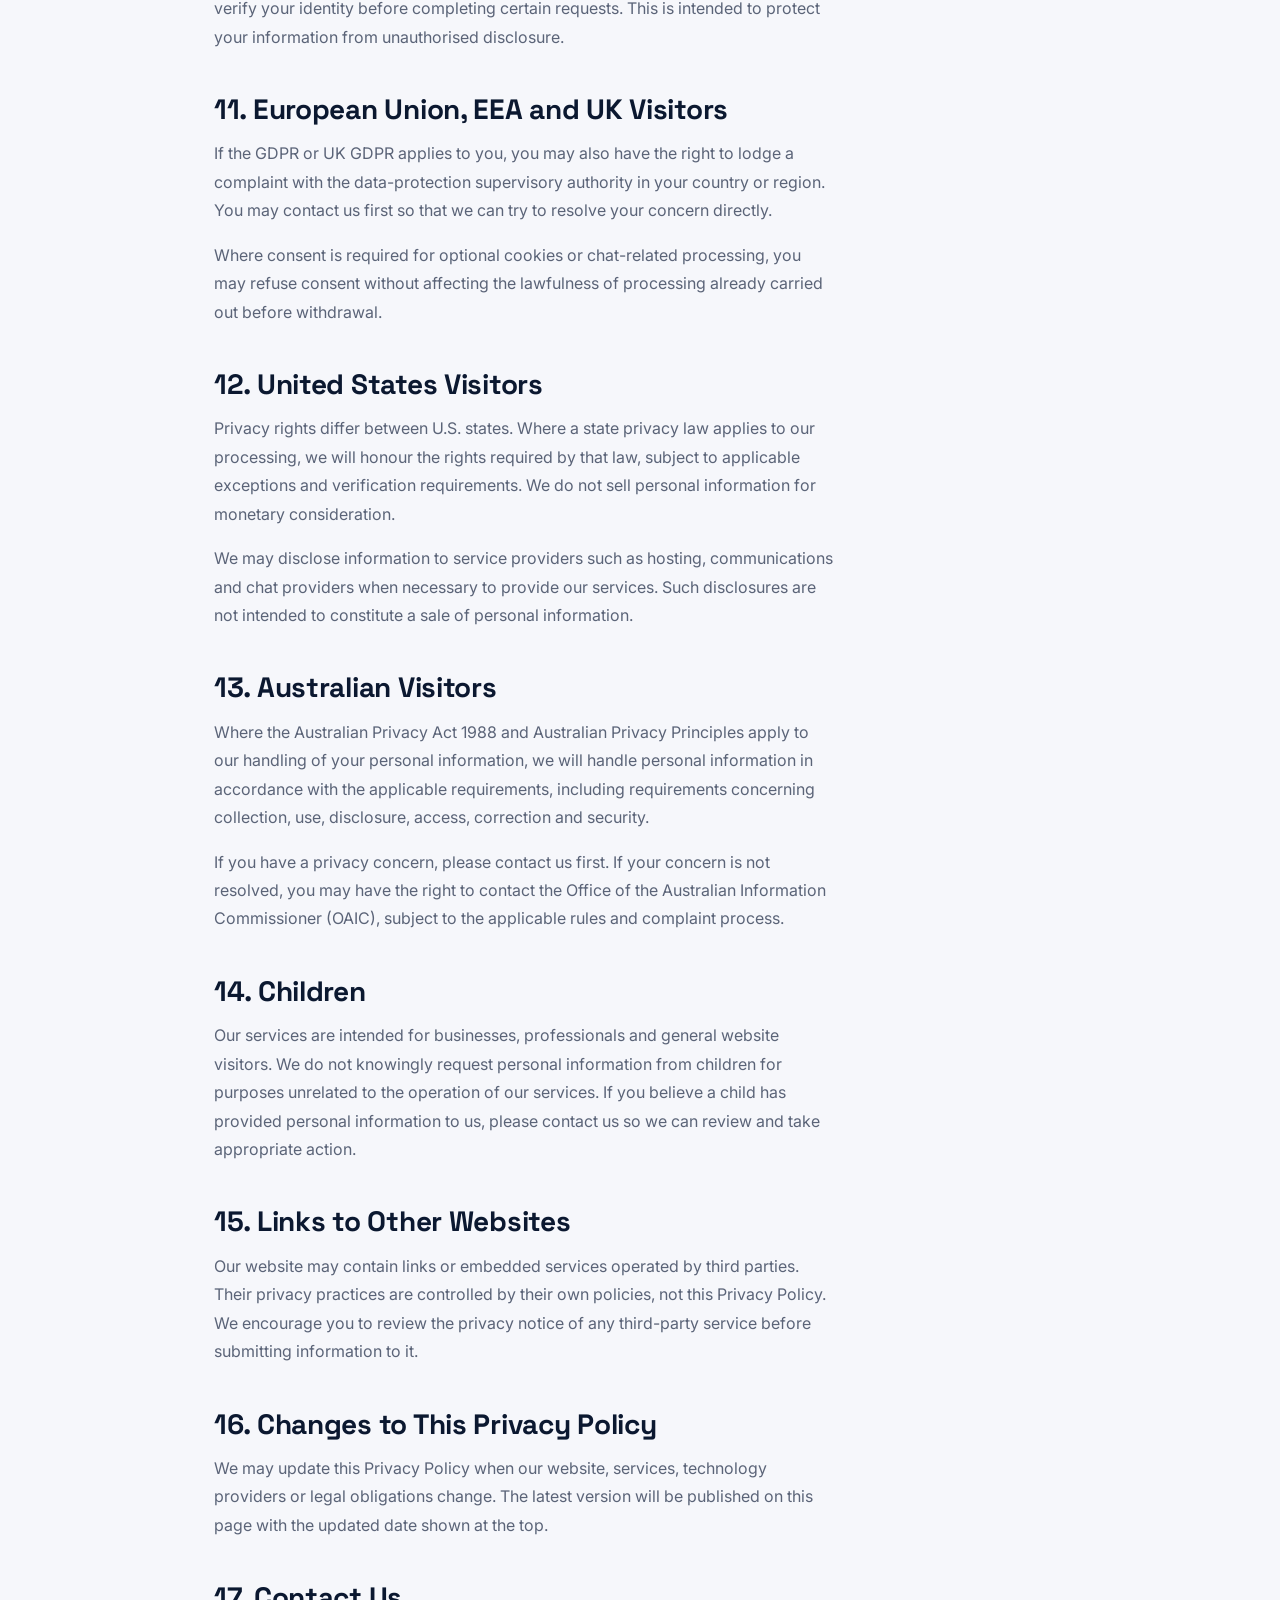
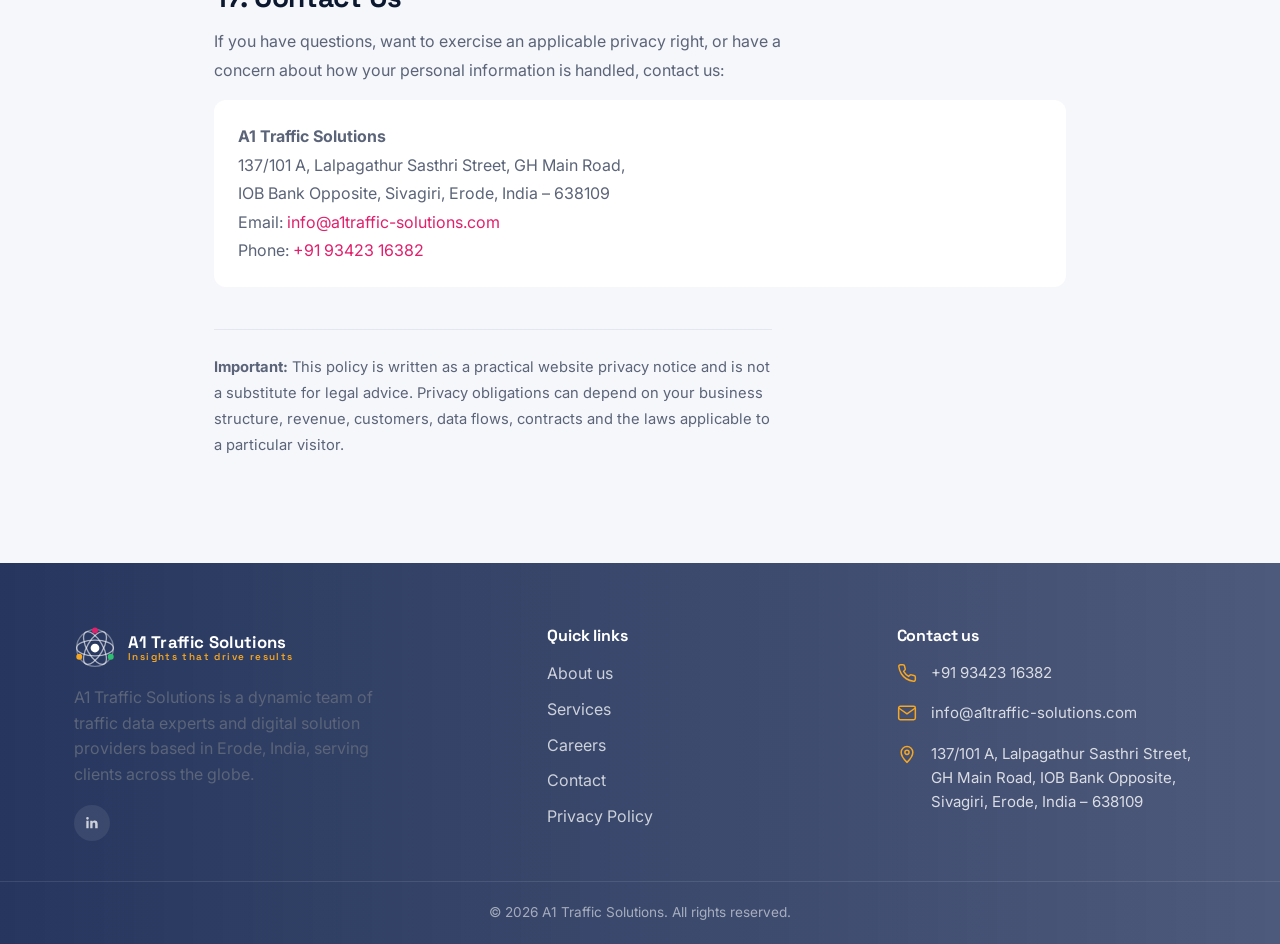
<file: privacy-policy/index.html>
<!DOCTYPE html>
<html lang="en">
<head>
<meta charset="UTF-8">
<meta name="viewport" content="width=device-width, initial-scale=1.0">
<title>Privacy Policy | A1 Traffic Solutions</title>
<meta name="description" content="Privacy Policy for A1 Traffic Solutions explaining how personal information is collected, used, protected and shared when visitors contact or communicate with us.">
<link rel="icon" href="../assets/favicon.svg" type="image/svg+xml">
<link rel="preconnect" href="https://fonts.googleapis.com">
<link href="https://fonts.googleapis.com/css2?family=Space+Grotesk:wght@500;600;700&family=Inter:wght@400;500;600;700&display=swap" rel="stylesheet">
<link rel="stylesheet" href="../css/style.css">
</head>
<body>

<header class="site-header">
  <div class="container nav">
    <a href="../" class="brand">
      <svg class="brand-mark" viewBox="0 0 48 48" fill="none" xmlns="http://www.w3.org/2000/svg">
        <circle cx="24" cy="24" r="21" stroke="#fff" stroke-width="1.5" opacity=".35"/>
        <ellipse cx="24" cy="24" rx="21" ry="9" stroke="#fff" stroke-width="1.5" opacity=".6"/>
        <ellipse cx="24" cy="24" rx="21" ry="9" stroke="#fff" stroke-width="1.5" opacity=".6" transform="rotate(60 24 24)"/>
        <ellipse cx="24" cy="24" rx="21" ry="9" stroke="#fff" stroke-width="1.5" opacity=".6" transform="rotate(120 24 24)"/>
        <circle cx="24" cy="24" r="5" fill="#fff"/>
        <circle cx="24" cy="4" r="3.4" fill="#E0206B"/>
        <circle cx="6" cy="34" r="3.4" fill="#F5A623"/>
        <circle cx="42" cy="34" r="3.4" fill="#2FBF71"/>
      </svg>
      <span class="brand-text"><strong>A1 Traffic Solutions</strong><span>Insights that drive results</span></span>
    </a>
    <ul class="nav-links" id="nav-links">
      <li><a href="../">Home</a></li>
      <li><a href="../about/">About</a></li>
      <li><a href="../services/">Services</a></li>
      <li><a href="../careers/">Careers</a></li>
      <li><a href="../contact/">Contact</a></li>
    </ul>
    <div class="nav-right">
      <div class="nav-social">
        <a href="https://www.linkedin.com/in/arul-a1-traffic-solutions-522147431/" aria-label="LinkedIn" target="_blank" rel="noopener"><svg viewBox="0 0 24 24" fill="currentColor" aria-hidden="true"><path d="M6.94 8.5H3.5V20h3.44V8.5ZM5.22 3A2.01 2.01 0 1 0 5.22 7.02 2.01 2.01 0 0 0 5.22 3ZM20.5 13.43c0-3.47-1.85-5.09-4.32-5.09-1.99 0-2.88 1.1-3.38 1.87V8.5H9.36V20h3.44v-5.7c0-1.5.29-2.95 2.14-2.95 1.82 0 1.84 1.71 1.84 3.05V20h3.72v-6.57Z"/></svg></a>
      </div>
      <button class="nav-toggle" aria-label="Toggle menu" aria-expanded="false">
        <svg viewBox="0 0 24 24" fill="none" stroke="currentColor" stroke-width="2"><path d="M3 6h18M3 12h18M3 18h18"/></svg>
      </button>
    </div>
  </div>
</header>

<section class="page-hero">
  <div class="container">
    <h1>Privacy Policy</h1>
    <p class="breadcrumb"><a href="../">Home</a> / Privacy Policy</p>
  </div>
</section>

<main class="section legal-section">
  <div class="container legal-content">
    <p class="legal-updated"><strong>Last Updated:</strong> September 7, 2026</p>

    <p>This Privacy Policy explains how <strong>A1 Traffic Solutions</strong> ("A1 Traffic Solutions", "we", "us", or "our"), based in Erode, India, collects, uses, stores, and protects personal information when you visit <strong>a1traffic-solutions.com</strong>, submit an enquiry, apply for a position, or communicate with us through our website chat and support tools.</p>

    <p>We serve clients and visitors internationally, including people in India, the United States, the European Economic Area, the United Kingdom, Australia and other countries. We process personal information in accordance with applicable privacy and data-protection requirements, to the extent those laws apply to our activities.</p>

    <h2>1. Information We Collect</h2>
    <p>Depending on how you use the website, we may collect:</p>
    <ul>
      <li><strong>Contact information:</strong> name, email address, telephone number, company or organisation name, and other details you choose to provide.</li>
      <li><strong>Enquiry information:</strong> the subject, project requirements, messages, attachments or other information included in a contact or business enquiry.</li>
      <li><strong>Career information:</strong> information voluntarily submitted when you contact us about employment or opportunities, such as your name, contact details, experience and other application information.</li>
      <li><strong>Chat information:</strong> information you provide during a live or offline chat, including your name, email address, phone number and chat messages, where those fields are requested or provided.</li>
      <li><strong>Technical information:</strong> IP address, browser type, device information, operating system, approximate location and information about how the website is accessed, where this information is made available to us through our hosting, security or communication services.</li>
      <li><strong>Cookie and similar-technology information:</strong> information stored or accessed by the website or third-party services, including technologies used to provide and operate the chat widget.</li>
    </ul>

    <h2>2. Why We Collect and Use Personal Information</h2>
    <p>We collect and use personal information only for legitimate business and communication purposes, including:</p>
    <ul>
      <li>responding to enquiries, quotation requests and project discussions;</li>
      <li>communicating with clients, prospective clients, applicants and website visitors;</li>
      <li>providing customer support and live-chat assistance through <strong>tawk.to</strong>;</li>
      <li>understanding and responding to your requirements and preparing proposals or services;</li>
      <li>managing recruitment and career enquiries;</li>
      <li>maintaining website security, preventing abuse and troubleshooting technical problems;</li>
      <li>maintaining business records and complying with legal obligations; and</li>
      <li>improving the reliability, usability and performance of our website and communication services.</li>
    </ul>
    <p>We do <strong>not</strong> sell your personal information.</p>

    <h2>3. Legal Bases for Processing</h2>
    <p>Where laws such as the GDPR or UK GDPR apply, we may rely on one or more of the following legal bases, depending on the circumstances:</p>
    <ul>
      <li><strong>Consent</strong> — where you have given consent for a specific optional processing activity.</li>
      <li><strong>Contract or pre-contractual steps</strong> — where processing is necessary to respond to your request, discuss a potential engagement, or perform an agreement.</li>
      <li><strong>Legitimate interests</strong> — for operating, securing and improving our website and business communications, provided those interests are not overridden by your rights.</li>
      <li><strong>Legal obligation</strong> — where processing is necessary to comply with applicable law.</li>
    </ul>

    <h2>4. tawk.to Live Chat and Support</h2>
    <p>We use <strong>tawk.to</strong> as a third-party live-chat and customer-support service. When the chat widget is available, tawk.to may process information needed to provide the chat service, such as chat messages, visitor identifiers, IP address, browser/device information, approximate location and information stored through cookies or similar technologies.</p>
    <p>We use this service so that visitors can communicate with our team, request assistance, discuss services and receive support. Chat information may be accessible to authorised A1 Traffic Solutions personnel and processed by tawk.to as our service provider/data processor, subject to applicable agreements and laws.</p>
    <p>tawk.to states that its widget uses cookies and temporary storage for functions such as maintaining chat sessions, remembering preferences and recognising returning visitors. tawk.to also provides privacy and consent tools for website operators. Where consent is required by applicable law, our chat service may require or request consent before relevant non-essential processing occurs.</p>

    <h2>5. Cookies and Similar Technologies</h2>
    <p>Our website may use cookies and similar technologies provided by us or by third-party services. These technologies may be used for essential website functions, security, remembering preferences, and enabling the live-chat service.</p>
    <p>Our contact page also contains a Google Maps embed. Loading an embedded map may result in requests to Google and the processing of technical information according to Google's applicable policies.</p>
    <p>You can control cookies through your browser settings. Blocking some cookies or third-party technologies may affect the availability or functionality of certain website features, including chat.</p>

    <h2>6. Third-Party Service Providers</h2>
    <p>We may use trusted third-party providers to host, secure, operate and support the website and to provide communication functionality. These providers may process personal information only as necessary to provide their services or as otherwise permitted by applicable law.</p>
    <p>Our current website uses tawk.to for live chat and may use other infrastructure or communication providers required to operate the website, email and enquiry services. We do not authorise service providers to use your personal information for their own unrelated advertising purposes on our behalf.</p>

    <h2>7. International Data Transfers</h2>
    <p>Because we operate from India and use international technology providers, personal information may be processed or stored outside your country of residence. Where applicable, we take reasonable steps to use lawful transfer mechanisms and contractual or organisational safeguards required by applicable data-protection laws.</p>
    <p>For example, tawk.to states that it processes data in the United States and describes safeguards for international transfers, including the EU-U.S. Data Privacy Framework and other applicable mechanisms. Third-party providers may update their infrastructure or subprocessors from time to time, so their current privacy documentation should also be reviewed.</p>

    <h2>8. Data Retention</h2>
    <p>We retain personal information only for as long as reasonably necessary for the purposes described in this policy, including responding to enquiries, maintaining business records, resolving disputes, enforcing agreements and meeting legal obligations.</p>
    <p>Chat records and information stored by tawk.to are subject to the retention settings and policies applicable to our tawk.to property. Where you want a chat or contact record deleted, you may contact us using the details below, subject to legal, security and operational requirements that may require certain information to be retained.</p>

    <h2>9. Security</h2>
    <p>We use reasonable technical and organisational measures to protect personal information against unauthorised access, alteration, disclosure or destruction. No internet transmission or storage system can be guaranteed to be completely secure, so we cannot promise absolute security.</p>

    <h2>10. Your Privacy Rights</h2>
    <p>Depending on where you live and which privacy laws apply, you may have rights including:</p>
    <ul>
      <li>the right to know whether we process your personal information and to request access to it;</li>
      <li>the right to request correction of inaccurate or incomplete information;</li>
      <li>the right to request deletion of personal information in appropriate circumstances;</li>
      <li>the right to request restriction of processing or to object to certain processing;</li>
      <li>the right to receive certain information in a portable format;</li>
      <li>the right to withdraw consent where processing is based on consent; and</li>
      <li>where applicable, rights under U.S. state privacy laws concerning access, correction, deletion and opting out of certain forms of data processing.</li>
    </ul>
    <p>We do not discriminate against you for exercising a privacy right. We may need to verify your identity before completing certain requests. This is intended to protect your information from unauthorised disclosure.</p>

    <h2>11. European Union, EEA and UK Visitors</h2>
    <p>If the GDPR or UK GDPR applies to you, you may also have the right to lodge a complaint with the data-protection supervisory authority in your country or region. You may contact us first so that we can try to resolve your concern directly.</p>
    <p>Where consent is required for optional cookies or chat-related processing, you may refuse consent without affecting the lawfulness of processing already carried out before withdrawal.</p>

    <h2>12. United States Visitors</h2>
    <p>Privacy rights differ between U.S. states. Where a state privacy law applies to our processing, we will honour the rights required by that law, subject to applicable exceptions and verification requirements. We do not sell personal information for monetary consideration.</p>
    <p>We may disclose information to service providers such as hosting, communications and chat providers when necessary to provide our services. Such disclosures are not intended to constitute a sale of personal information.</p>

    <h2>13. Australian Visitors</h2>
    <p>Where the Australian Privacy Act 1988 and Australian Privacy Principles apply to our handling of your personal information, we will handle personal information in accordance with the applicable requirements, including requirements concerning collection, use, disclosure, access, correction and security.</p>
    <p>If you have a privacy concern, please contact us first. If your concern is not resolved, you may have the right to contact the Office of the Australian Information Commissioner (OAIC), subject to the applicable rules and complaint process.</p>

    <h2>14. Children</h2>
    <p>Our services are intended for businesses, professionals and general website visitors. We do not knowingly request personal information from children for purposes unrelated to the operation of our services. If you believe a child has provided personal information to us, please contact us so we can review and take appropriate action.</p>

    <h2>15. Links to Other Websites</h2>
    <p>Our website may contain links or embedded services operated by third parties. Their privacy practices are controlled by their own policies, not this Privacy Policy. We encourage you to review the privacy notice of any third-party service before submitting information to it.</p>

    <h2>16. Changes to This Privacy Policy</h2>
    <p>We may update this Privacy Policy when our website, services, technology providers or legal obligations change. The latest version will be published on this page with the updated date shown at the top.</p>

    <h2>17. Contact Us</h2>
    <p>If you have questions, want to exercise an applicable privacy right, or have a concern about how your personal information is handled, contact us:</p>
    <div class="legal-contact">
      <p><strong>A1 Traffic Solutions</strong><br>
      137/101 A, Lalpagathur Sasthri Street, GH Main Road,<br>
      IOB Bank Opposite, Sivagiri, Erode, India – 638109</p>
      <p>Email: <a href="mailto:info@a1traffic-solutions.com">info@a1traffic-solutions.com</a><br>
      Phone: <a href="tel:+919342316382">+91 93423 16382</a></p>
    </div>

    <p class="legal-note"><strong>Important:</strong> This policy is written as a practical website privacy notice and is not a substitute for legal advice. Privacy obligations can depend on your business structure, revenue, customers, data flows, contracts and the laws applicable to a particular visitor.</p>
  </div>
</main>

<footer class="site-footer">
  <div class="container footer-grid footer">
    <div class="footer-brand">
      <a href="../" class="brand">
        <svg class="brand-mark" viewBox="0 0 48 48" fill="none" xmlns="http://www.w3.org/2000/svg">
          <circle cx="24" cy="24" r="21" stroke="#fff" stroke-width="1.5" opacity=".35"/>
          <ellipse cx="24" cy="24" rx="21" ry="9" stroke="#fff" stroke-width="1.5" opacity=".6"/>
          <ellipse cx="24" cy="24" rx="21" ry="9" stroke="#fff" stroke-width="1.5" opacity=".6" transform="rotate(60 24 24)"/>
          <ellipse cx="24" cy="24" rx="21" ry="9" stroke="#fff" stroke-width="1.5" opacity=".6" transform="rotate(120 24 24)"/>
          <circle cx="24" cy="24" r="5" fill="#fff"/>
          <circle cx="24" cy="4" r="3.4" fill="#E0206B"/>
          <circle cx="6" cy="34" r="3.4" fill="#F5A623"/>
          <circle cx="42" cy="34" r="3.4" fill="#2FBF71"/>
        </svg>
        <span class="brand-text"><strong>A1 Traffic Solutions</strong><span>Insights that drive results</span></span>
      </a>
      <p style="margin-top:16px;">A1 Traffic Solutions is a dynamic team of traffic data experts and digital solution providers based in Erode, India, serving clients across the globe.</p>
      <div class="footer-social">
        <a href="https://www.linkedin.com/in/arul-a1-traffic-solutions-522147431/" aria-label="LinkedIn" target="_blank" rel="noopener"><svg viewBox="0 0 24 24" fill="currentColor" aria-hidden="true"><path d="M6.94 8.5H3.5V20h3.44V8.5ZM5.22 3A2.01 2.01 0 1 0 5.22 7.02 2.01 2.01 0 0 0 5.22 3ZM20.5 13.43c0-3.47-1.85-5.09-4.32-5.09-1.99 0-2.88 1.1-3.38 1.87V8.5H9.36V20h3.44v-5.7c0-1.5.29-2.95 2.14-2.95 1.82 0 1.84 1.71 1.84 3.05V20h3.72v-6.57Z"/></svg></a>
      </div>
    </div>
    <div>
      <h4>Quick links</h4>
      <ul class="footer-links">
        <li><a href="../about/">About us</a></li>
        <li><a href="../services/">Services</a></li>
        <li><a href="../careers/">Careers</a></li>
        <li><a href="../contact/">Contact</a></li>
        <li><a href="../privacy-policy/" aria-current="page">Privacy Policy</a></li>
      </ul>
    </div>
    <div>
      <h4>Contact us</h4>
      <div class="contact-line"><svg viewBox="0 0 24 24" fill="none" stroke="currentColor" stroke-width="1.8"><path d="M22 16.9v3a2 2 0 0 1-2.2 2 19.8 19.8 0 0 1-8.6-3 19.5 19.5 0 0 1-6-6 19.8 19.8 0 0 1-3-8.7A2 2 0 0 1 4.1 2h3a2 2 0 0 1 2 1.7c.1 1 .4 2 .7 2.9a2 2 0 0 1-.5 2.1L8 10a16 16 0 0 0 6 6l1.3-1.3a2 2 0 0 1 2.1-.5c.9.3 1.9.6 2.9.7a2 2 0 0 1 1.7 2z"/></svg><a href="tel:+919342316382">+91 93423 16382</a></div>
      <div class="contact-line"><svg viewBox="0 0 24 24" fill="none" stroke="currentColor" stroke-width="1.8"><path d="M22 6l-10 7L2 6"/><rect x="2" y="4" width="20" height="16" rx="2"/></svg><a href="mailto:info@a1traffic-solutions.com">info@a1traffic-solutions.com</a></div>
      <div class="contact-line"><svg viewBox="0 0 24 24" fill="none" stroke="currentColor" stroke-width="1.8"><path d="M12 22s7-6.5 7-12a7 7 0 1 0-14 0c0 5.5 7 12 7 12z"/><circle cx="12" cy="10" r="2.5"/></svg><span>137/101 A, Lalpagathur Sasthri Street, GH Main Road, IOB Bank Opposite, Sivagiri, Erode, India – 638109</span></div>
    </div>
  </div>
  <div class="footer-bottom">© <span id="year"></span> A1 Traffic Solutions. All rights reserved.</div>
</footer>

<script>document.getElementById('year').textContent = new Date().getFullYear();</script>
<script src="../js/script.js"></script>

<!-- Start of Tawk.to Script -->
<script type="text/javascript">
var Tawk_API=Tawk_API||{}, Tawk_LoadStart=new Date();
(function(){
var s1=document.createElement("script"),s0=document.getElementsByTagName("script")[0];
s1.async=true;
s1.src='https://embed.tawk.to/67f75d916fa3fa190f6e21fa/1iof4b1a5';
s1.charset='UTF-8';
s1.setAttribute('crossorigin','*');
s0.parentNode.insertBefore(s1,s0);
})();
</script>
<!-- End of Tawk.to Script -->
</body>
</html>
</file>
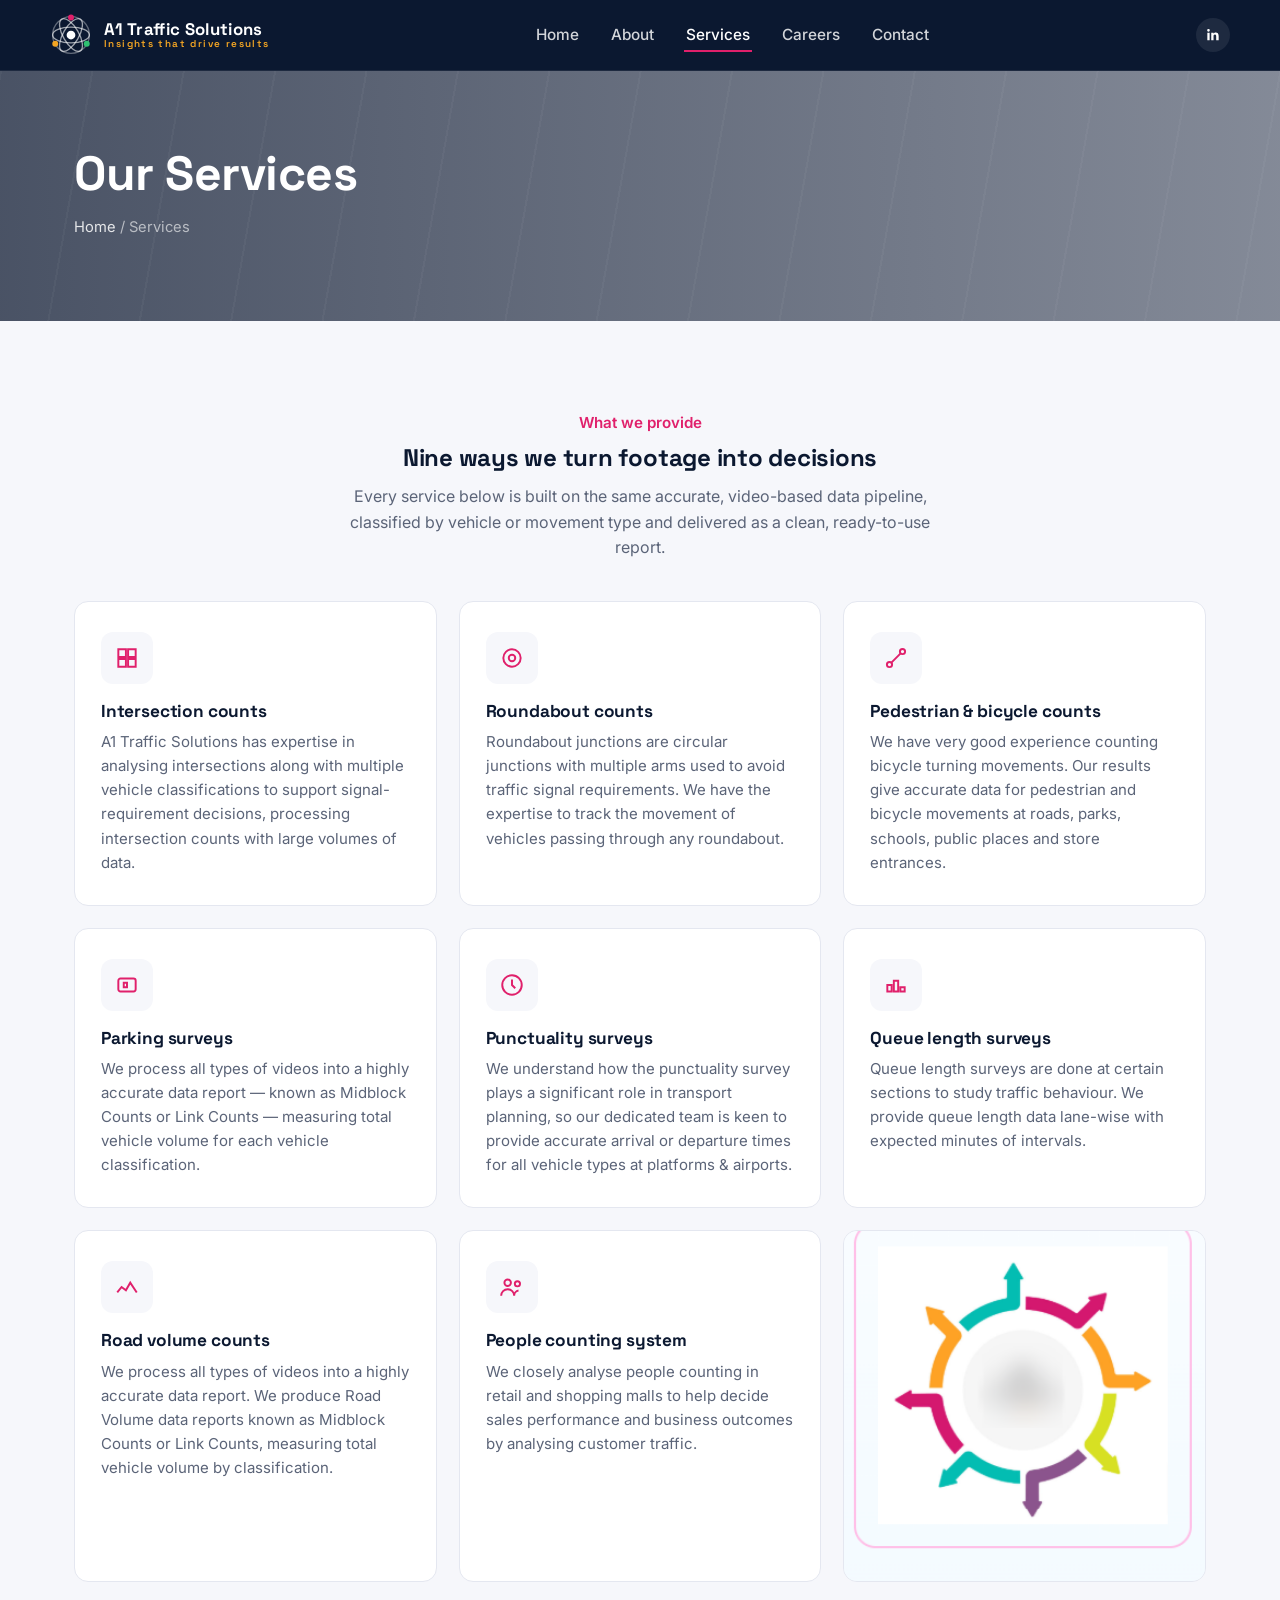
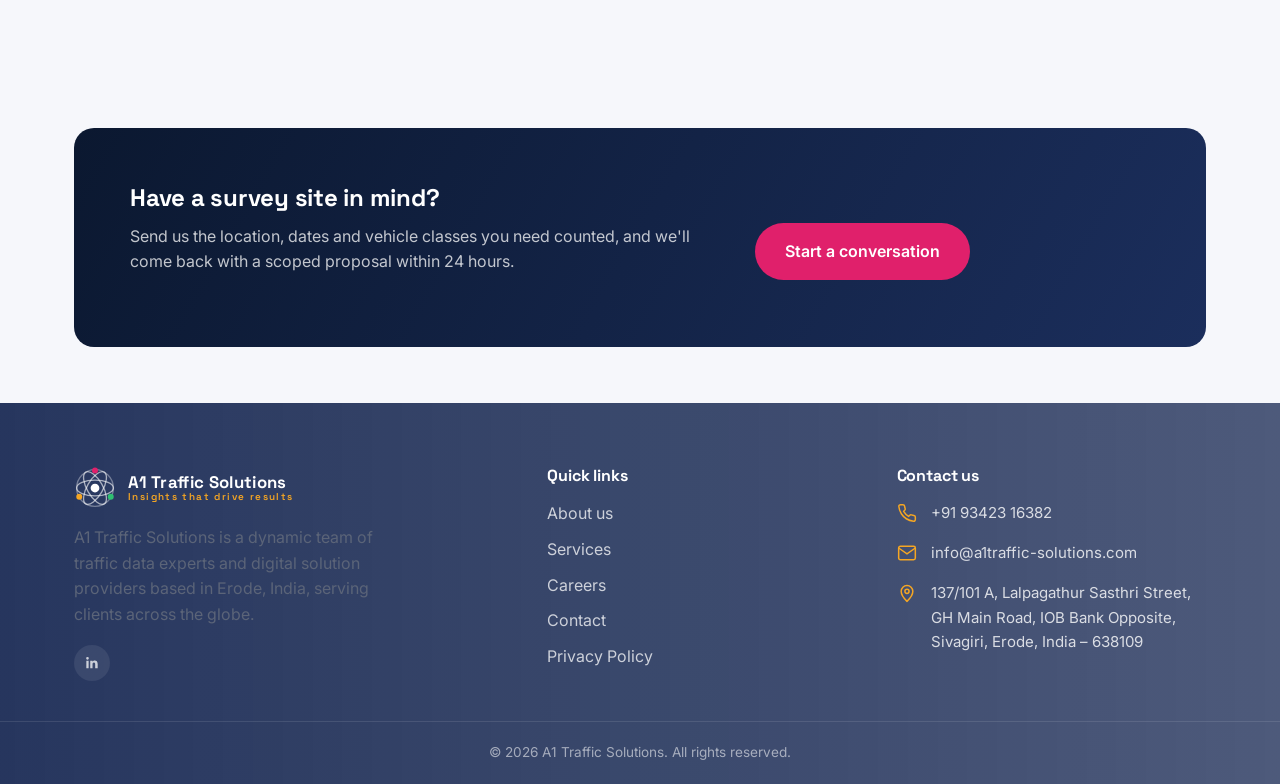
<file: services/index.html>
<!DOCTYPE html>
<html lang="en">
<head>
<meta charset="UTF-8">
<meta name="viewport" content="width=device-width, initial-scale=1.0">
<title>Our Services | A1 Traffic Solutions</title>
<meta name="description" content="Intersection counts, roundabout counts, pedestrian & bicycle counts, parking surveys, punctuality surveys, queue length surveys, road volume counts and people counting.">
<link rel="icon" href="../assets/favicon.svg" type="image/svg+xml">
<link rel="preconnect" href="https://fonts.googleapis.com">
<link href="https://fonts.googleapis.com/css2?family=Space+Grotesk:wght@500;600;700&family=Inter:wght@400;500;600;700&display=swap" rel="stylesheet">
<link rel="stylesheet" href="../css/style.css">
</head>
<body>

<header class="site-header">
  <div class="container nav">
    <a href="../" class="brand">
      <svg class="brand-mark" viewBox="0 0 48 48" fill="none" xmlns="http://www.w3.org/2000/svg">
        <circle cx="24" cy="24" r="21" stroke="#fff" stroke-width="1.5" opacity=".35"/>
        <ellipse cx="24" cy="24" rx="21" ry="9" stroke="#fff" stroke-width="1.5" opacity=".6"/>
        <ellipse cx="24" cy="24" rx="21" ry="9" stroke="#fff" stroke-width="1.5" opacity=".6" transform="rotate(60 24 24)"/>
        <ellipse cx="24" cy="24" rx="21" ry="9" stroke="#fff" stroke-width="1.5" opacity=".6" transform="rotate(120 24 24)"/>
        <circle cx="24" cy="24" r="5" fill="#fff"/>
        <circle cx="24" cy="4" r="3.4" fill="#E0206B"/>
        <circle cx="6" cy="34" r="3.4" fill="#F5A623"/>
        <circle cx="42" cy="34" r="3.4" fill="#2FBF71"/>
      </svg>
      <span class="brand-text"><strong>A1 Traffic Solutions</strong><span>Insights that drive results</span></span>
    </a>
    <ul class="nav-links" id="nav-links">
      <li><a href="../">Home</a></li>
      <li><a href="../about/">About</a></li>
      <li><a href="../services/" aria-current="page">Services</a></li>
      <li><a href="../careers/">Careers</a></li>
      <li><a href="../contact/">Contact</a></li>
        
    </ul>
    <div class="nav-right">
      <div class="nav-social">
        <a href="https://www.linkedin.com/in/arul-a1-traffic-solutions-522147431/" aria-label="LinkedIn" target="_blank" rel="noopener"><svg viewBox="0 0 24 24" fill="currentColor" aria-hidden="true"><path d="M6.94 8.5H3.5V20h3.44V8.5ZM5.22 3A2.01 2.01 0 1 0 5.22 7.02 2.01 2.01 0 0 0 5.22 3ZM20.5 13.43c0-3.47-1.85-5.09-4.32-5.09-1.99 0-2.88 1.1-3.38 1.87V8.5H9.36V20h3.44v-5.7c0-1.5.29-2.95 2.14-2.95 1.82 0 1.84 1.71 1.84 3.05V20h3.72v-6.57Z"/></svg></a>
      </div>
      <button class="nav-toggle" aria-label="Toggle menu" aria-expanded="false">
        <svg viewBox="0 0 24 24" fill="none" stroke="currentColor" stroke-width="2"><path d="M3 6h18M3 12h18M3 18h18"/></svg>
      </button>
    </div>
  </div>
</header>

<section class="page-hero">
  <div class="container">
    <h1>Our Services</h1>
    <p class="breadcrumb"><a href="../">Home</a> / Services</p>
  </div>
</section>

<section class="section">
  <div class="container">
    <div class="center-copy">
      <span class="eyebrow">What we provide</span>
      <h2>Nine ways we turn footage into decisions</h2>
      <p>Every service below is built on the same accurate, video-based data pipeline, classified by vehicle or movement type and delivered as a clean, ready-to-use report.</p>
    </div>
    <div class="services-grid">
      <div class="service-card">
        <div class="service-icon"><svg viewBox="0 0 24 24" fill="none" stroke="currentColor" stroke-width="1.8"><path d="M4 4h7v7H4zM13 4h7v7h-7zM4 13h7v7H4zM13 13h7v7h-7z"/></svg></div>
        <h3>Intersection counts</h3>
        <p>A1 Traffic Solutions has expertise in analysing intersections along with multiple vehicle classifications to support signal-requirement decisions, processing intersection counts with large volumes of data.</p>
      </div>
      <div class="service-card">
        <div class="service-icon"><svg viewBox="0 0 24 24" fill="none" stroke="currentColor" stroke-width="1.8"><circle cx="12" cy="12" r="8"/><circle cx="12" cy="12" r="3"/></svg></div>
        <h3>Roundabout counts</h3>
        <p>Roundabout junctions are circular junctions with multiple arms used to avoid traffic signal requirements. We have the expertise to track the movement of vehicles passing through any roundabout.</p>
      </div>
      <div class="service-card">
        <div class="service-icon"><svg viewBox="0 0 24 24" fill="none" stroke="currentColor" stroke-width="1.8"><circle cx="6" cy="18" r="2.4"/><circle cx="18" cy="6" r="2.4"/><path d="M8 16 16 8"/></svg></div>
        <h3>Pedestrian &amp; bicycle counts</h3>
        <p>We have very good experience counting bicycle turning movements. Our results give accurate data for pedestrian and bicycle movements at roads, parks, schools, public places and store entrances.</p>
      </div>
      <div class="service-card">
        <div class="service-icon"><svg viewBox="0 0 24 24" fill="none" stroke="currentColor" stroke-width="1.8"><rect x="4" y="6" width="16" height="12" rx="2"/><path d="M9 10h3v4H9z"/></svg></div>
        <h3>Parking surveys</h3>
        <p>We process all types of videos into a highly accurate data report — known as Midblock Counts or Link Counts — measuring total vehicle volume for each vehicle classification.</p>
      </div>
      <div class="service-card">
        <div class="service-icon"><svg viewBox="0 0 24 24" fill="none" stroke="currentColor" stroke-width="1.8"><circle cx="12" cy="12" r="9"/><path d="M12 7v5l3 3"/></svg></div>
        <h3>Punctuality surveys</h3>
        <p>We understand how the punctuality survey plays a significant role in transport planning, so our dedicated team is keen to provide accurate arrival or departure times for all vehicle types at platforms &amp; airports.</p>
      </div>
      <div class="service-card">
        <div class="service-icon"><svg viewBox="0 0 24 24" fill="none" stroke="currentColor" stroke-width="1.8"><path d="M4 18h4v-6H4zM10 18h4v-10h-4zM16 18h4v-4h-4z"/></svg></div>
        <h3>Queue length surveys</h3>
        <p>Queue length surveys are done at certain sections to study traffic behaviour. We provide queue length data lane-wise with expected minutes of intervals.</p>
      </div>
      <div class="service-card">
        <div class="service-icon"><svg viewBox="0 0 24 24" fill="none" stroke="currentColor" stroke-width="1.8"><path d="M3 17l4-5 4 3 4-7 6 9"/></svg></div>
        <h3>Road volume counts</h3>
        <p>We process all types of videos into a highly accurate data report. We produce Road Volume data reports known as Midblock Counts or Link Counts, measuring total vehicle volume by classification.</p>
      </div>
      <div class="service-card">
        <div class="service-icon"><svg viewBox="0 0 24 24" fill="none" stroke="currentColor" stroke-width="1.8"><circle cx="8" cy="8" r="3"/><circle cx="17" cy="9" r="2.4"/><path d="M2 20c0-3.3 2.7-6 6-6s6 2.7 6 6M14 20c0-2.4 1.8-4.4 4-4.7"/></svg></div>
        <h3>People counting system</h3>
        <p>We closely analyse people counting in retail and shopping malls to help decide sales performance and business outcomes by analysing customer traffic.</p>
      </div>
      <div class="service-card image-card"><img class="service-image" src="https://images.unsplash.com/photo-1764195287345-2086f504cb0b?auto=format&fit=crop&fm=jpg&q=85&w=1200" data-fallback="../assets/site-images/services-workflow-fallback.png" alt="Traffic monitoring and control room technology" loading="lazy" decoding="async" onerror="this.onerror=null;this.src=this.dataset.fallback;"></div>
    </div>
  </div>
</section>

<section class="section-tight">
  <div class="container">
    <div class="cta-band">
      <div>
        <h2>Have a survey site in mind?</h2>
        <p>Send us the location, dates and vehicle classes you need counted, and we'll come back with a scoped proposal within 24 hours.</p>
      </div>
      <div class="hero-ctas">
        <a href="../contact/" class="btn btn-primary">Start a conversation</a>
      </div>
    </div>
  </div>
</section>

<footer class="site-footer">
  <div class="container footer-grid footer">
    <div class="footer-brand">
      <a href="../" class="brand">
        <svg class="brand-mark" viewBox="0 0 48 48" fill="none" xmlns="http://www.w3.org/2000/svg">
          <circle cx="24" cy="24" r="21" stroke="#fff" stroke-width="1.5" opacity=".35"/>
          <ellipse cx="24" cy="24" rx="21" ry="9" stroke="#fff" stroke-width="1.5" opacity=".6"/>
          <ellipse cx="24" cy="24" rx="21" ry="9" stroke="#fff" stroke-width="1.5" opacity=".6" transform="rotate(60 24 24)"/>
          <ellipse cx="24" cy="24" rx="21" ry="9" stroke="#fff" stroke-width="1.5" opacity=".6" transform="rotate(120 24 24)"/>
          <circle cx="24" cy="24" r="5" fill="#fff"/>
          <circle cx="24" cy="4" r="3.4" fill="#E0206B"/>
          <circle cx="6" cy="34" r="3.4" fill="#F5A623"/>
          <circle cx="42" cy="34" r="3.4" fill="#2FBF71"/>
        </svg>
        <span class="brand-text"><strong>A1 Traffic Solutions</strong><span>Insights that drive results</span></span>
      </a>
      <p style="margin-top:16px;">A1 Traffic Solutions is a dynamic team of traffic data experts and digital solution providers based in Erode, India, serving clients across the globe.</p>
      <div class="footer-social">
        <a href="https://www.linkedin.com/in/arul-a1-traffic-solutions-522147431/" aria-label="LinkedIn" target="_blank" rel="noopener"><svg viewBox="0 0 24 24" fill="currentColor" aria-hidden="true"><path d="M6.94 8.5H3.5V20h3.44V8.5ZM5.22 3A2.01 2.01 0 1 0 5.22 7.02 2.01 2.01 0 0 0 5.22 3ZM20.5 13.43c0-3.47-1.85-5.09-4.32-5.09-1.99 0-2.88 1.1-3.38 1.87V8.5H9.36V20h3.44v-5.7c0-1.5.29-2.95 2.14-2.95 1.82 0 1.84 1.71 1.84 3.05V20h3.72v-6.57Z"/></svg></a>
      </div>
    </div>
    <div>
      <h4>Quick links</h4>
      <ul class="footer-links">
        <li><a href="../about/">About us</a></li>
        <li><a href="../services/">Services</a></li>
        <li><a href="../careers/">Careers</a></li>
        <li><a href="../contact/">Contact</a></li>
        <li><a href="../privacy-policy/">Privacy Policy</a></li>
      </ul>
    </div>
    <div>
      <h4>Contact us</h4>
      <div class="contact-line"><svg viewBox="0 0 24 24" fill="none" stroke="currentColor" stroke-width="1.8"><path d="M22 16.9v3a2 2 0 0 1-2.2 2 19.8 19.8 0 0 1-8.6-3 19.5 19.5 0 0 1-6-6 19.8 19.8 0 0 1-3-8.7A2 2 0 0 1 4.1 2h3a2 2 0 0 1 2 1.7c.1 1 .4 2 .7 2.9a2 2 0 0 1-.5 2.1L8 10a16 16 0 0 0 6 6l1.3-1.3a2 2 0 0 1 2.1-.5c.9.3 1.9.6 2.9.7a2 2 0 0 1 1.7 2z"/></svg><a href="tel:+919342316382">+91 93423 16382</a></div>
      <div class="contact-line"><svg viewBox="0 0 24 24" fill="none" stroke="currentColor" stroke-width="1.8"><path d="M22 6l-10 7L2 6"/><rect x="2" y="4" width="20" height="16" rx="2"/></svg><a href="mailto:info@a1traffic-solutions.com">info@a1traffic-solutions.com</a></div>
      <div class="contact-line"><svg viewBox="0 0 24 24" fill="none" stroke="currentColor" stroke-width="1.8"><path d="M12 22s7-6.5 7-12a7 7 0 1 0-14 0c0 5.5 7 12 7 12z"/><circle cx="12" cy="10" r="2.5"/></svg><span>137/101 A, Lalpagathur Sasthri Street, GH Main Road, IOB Bank Opposite, Sivagiri, Erode, India – 638109</span></div>
    </div>
  </div>
  <div class="footer-bottom">© <span id="year"></span> A1 Traffic Solutions. All rights reserved.</div>
</footer>

<script>document.getElementById('year').textContent = new Date().getFullYear();</script>
<script src="../js/script.js"></script>

<!-- Start of Tawk.to Script -->
<script type="text/javascript">
var Tawk_API=Tawk_API||{}, Tawk_LoadStart=new Date();
(function(){
var s1=document.createElement("script"),s0=document.getElementsByTagName("script")[0];
s1.async=true;
s1.src='https://embed.tawk.to/67f75d916fa3fa190f6e21fa/1iof4b1a5';
s1.charset='UTF-8';
s1.setAttribute('crossorigin','*');
s0.parentNode.insertBefore(s1,s0);
})();
</script>
<!-- End of Tawk.to Script -->
</body>
</html>
</file>
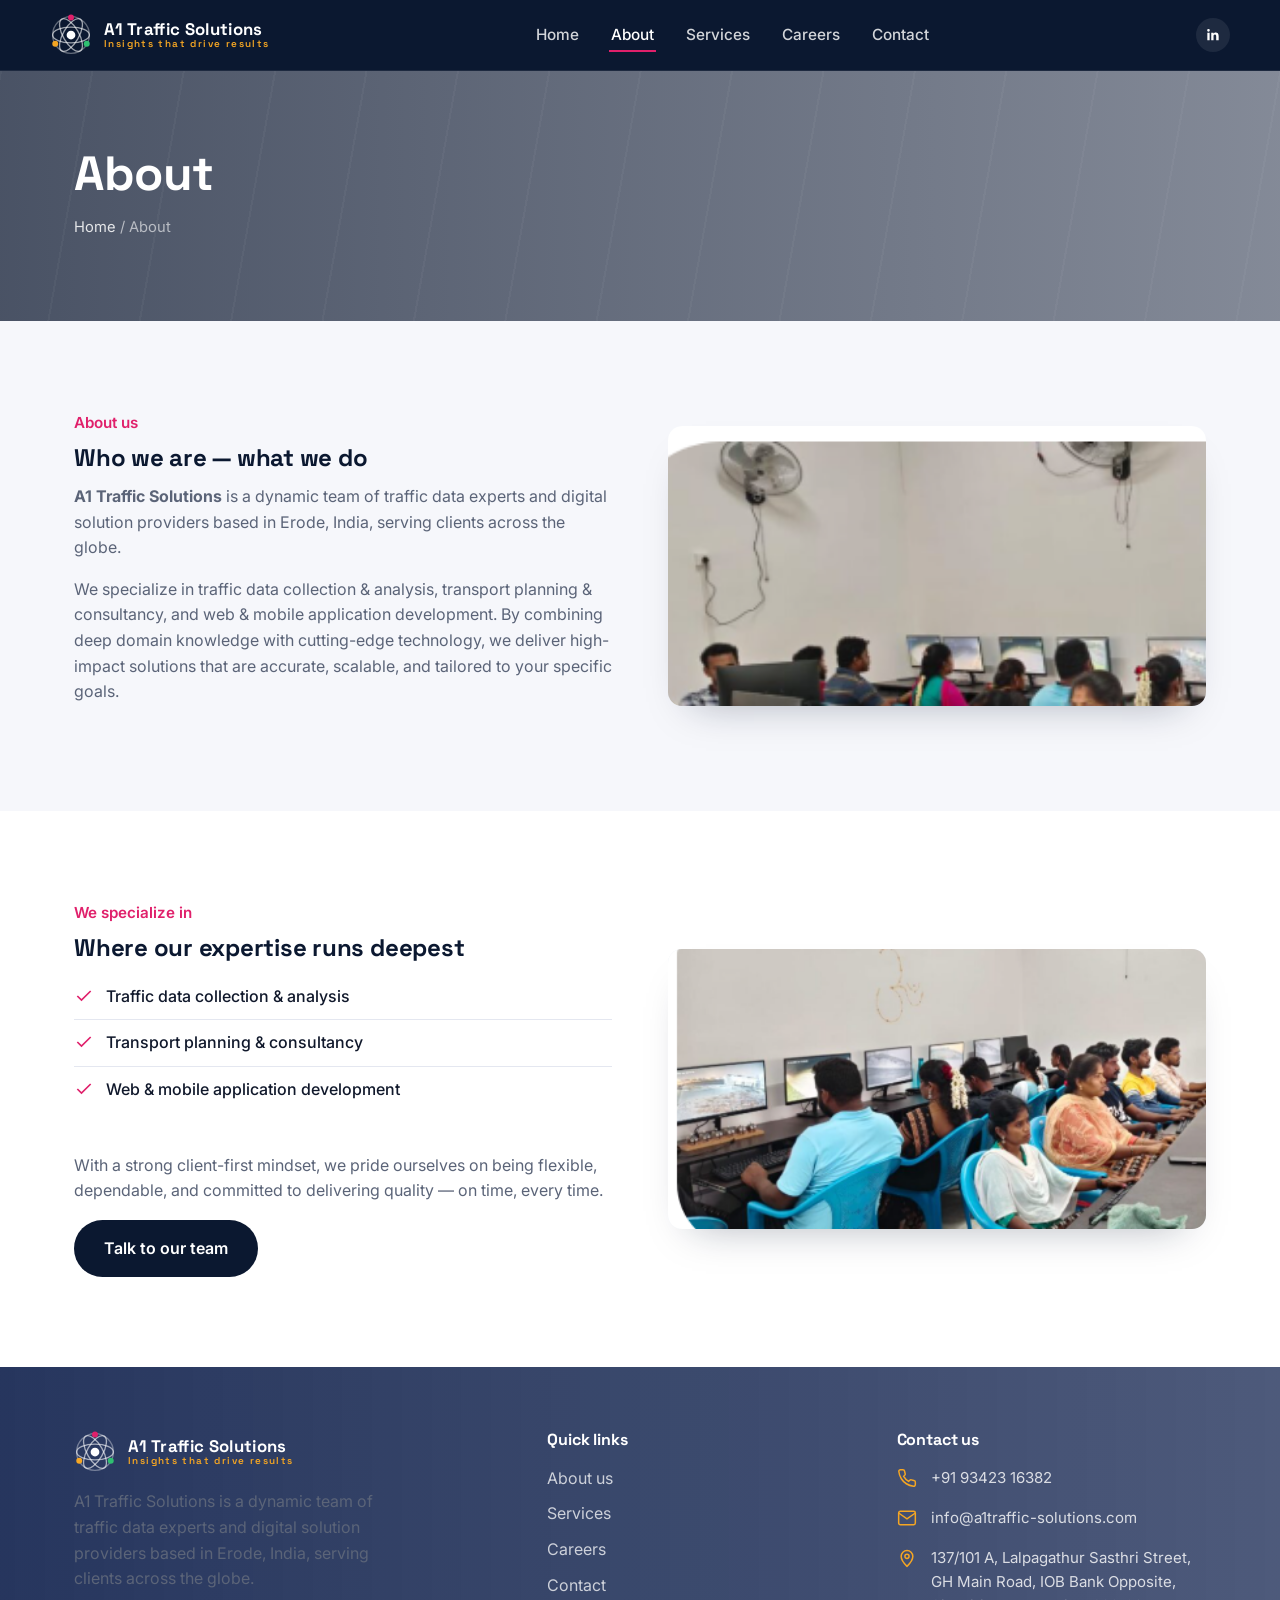
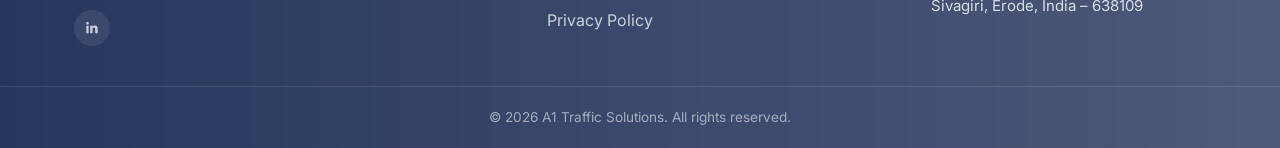
<file: about.html>
<!doctype html>
<html lang="en">
<head>
<meta charset="utf-8">
<meta name="robots" content="noindex">
<meta http-equiv="refresh" content="0; url=about/">
<link rel="canonical" href="about/">
<script>window.location.replace("about/");</script>
<title>Redirecting…</title>
</head>
<body>
<p>Redirecting to <a href="about/">About</a>…</p>
</body>
</html>
</file>
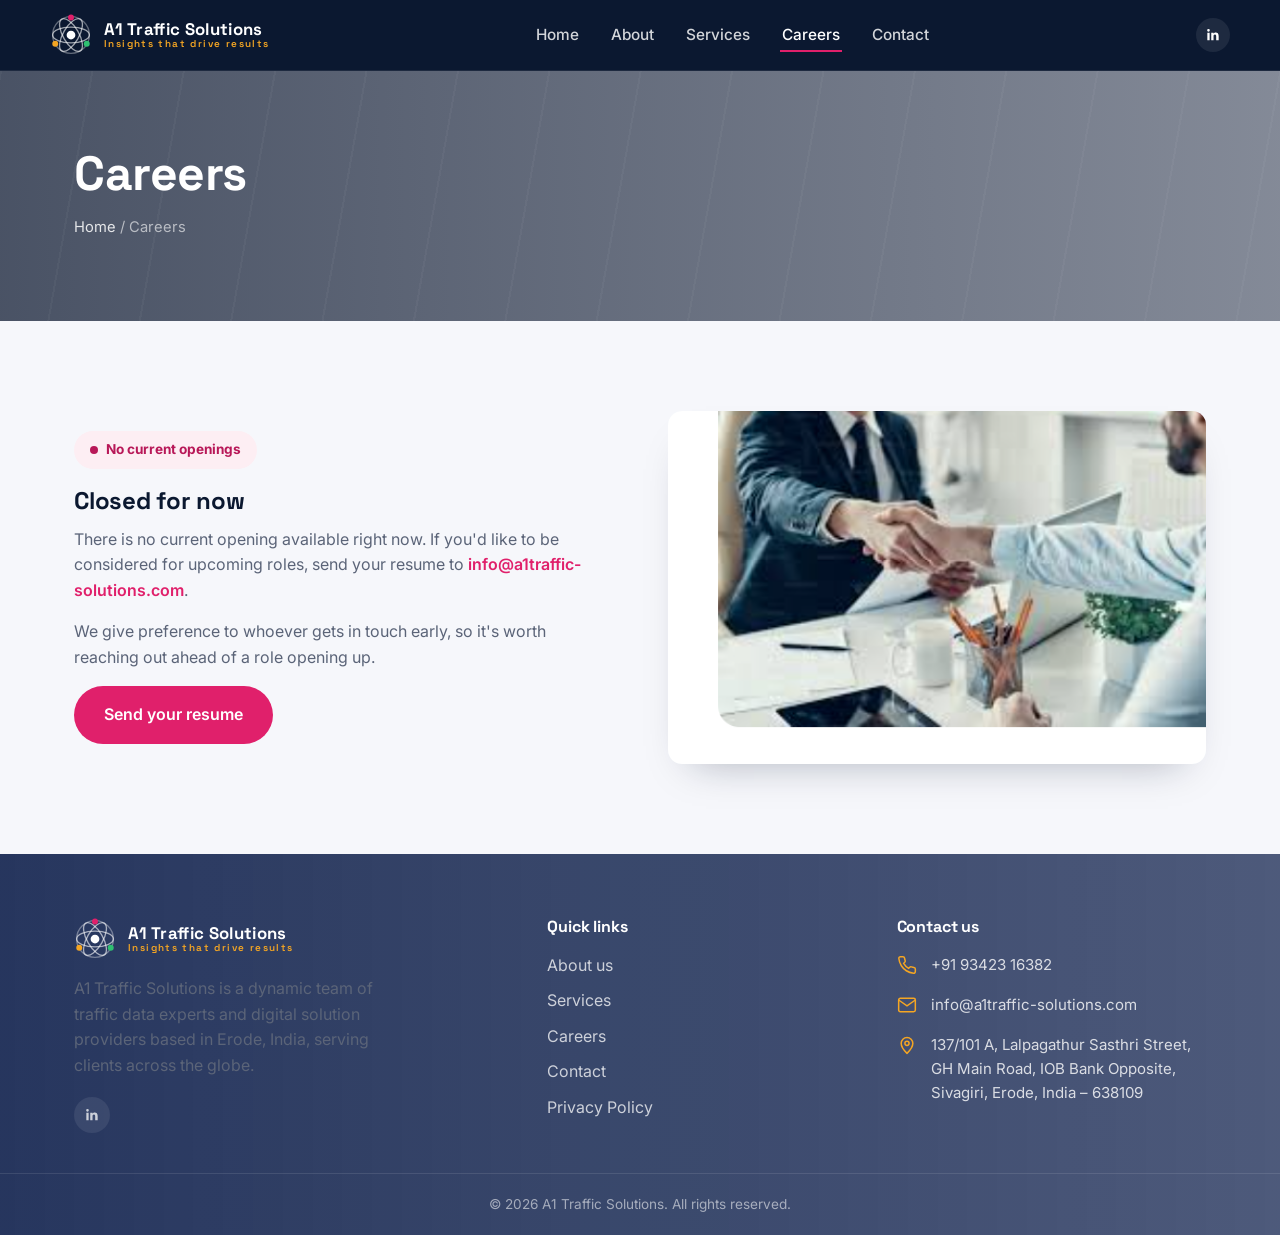
<file: careers.html>
<!doctype html>
<html lang="en">
<head>
<meta charset="utf-8">
<meta name="robots" content="noindex">
<meta http-equiv="refresh" content="0; url=careers/">
<link rel="canonical" href="careers/">
<script>window.location.replace("careers/");</script>
<title>Redirecting…</title>
</head>
<body>
<p>Redirecting to <a href="careers/">Careers</a>…</p>
</body>
</html>
</file>
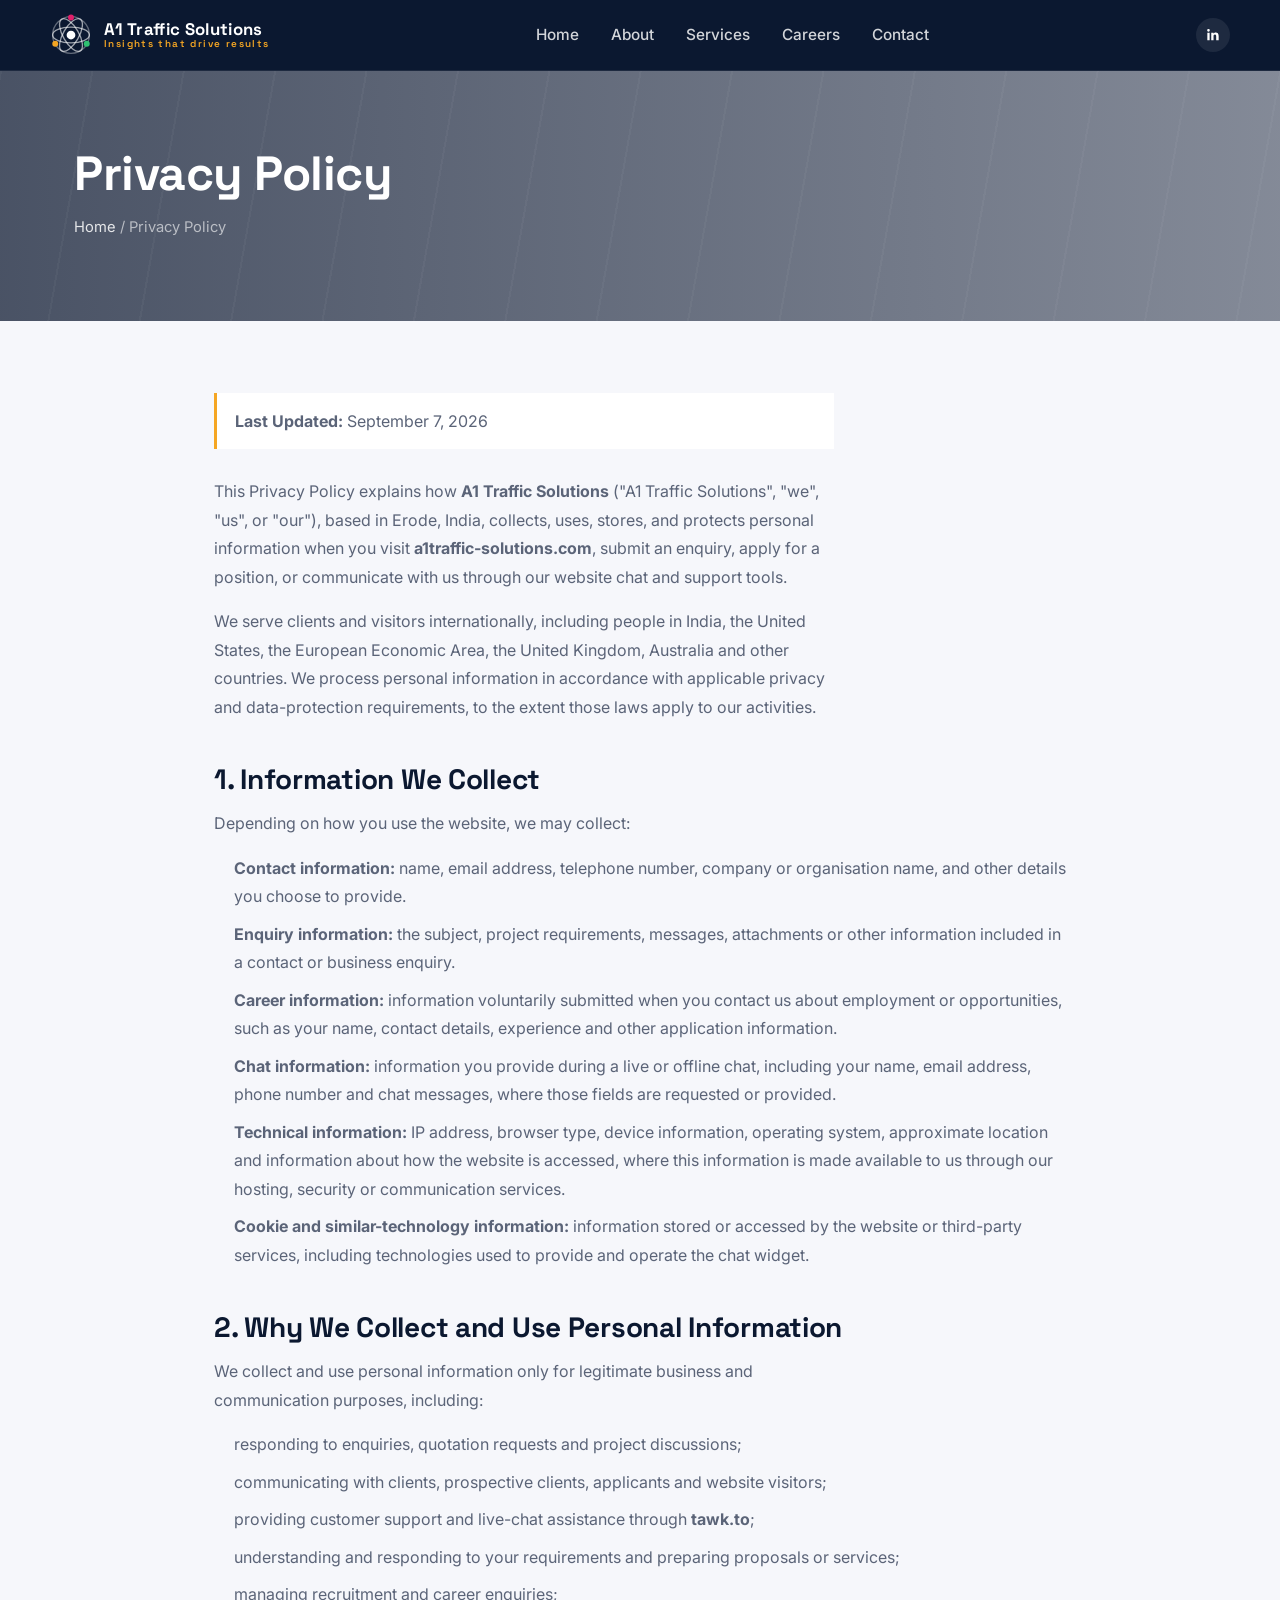
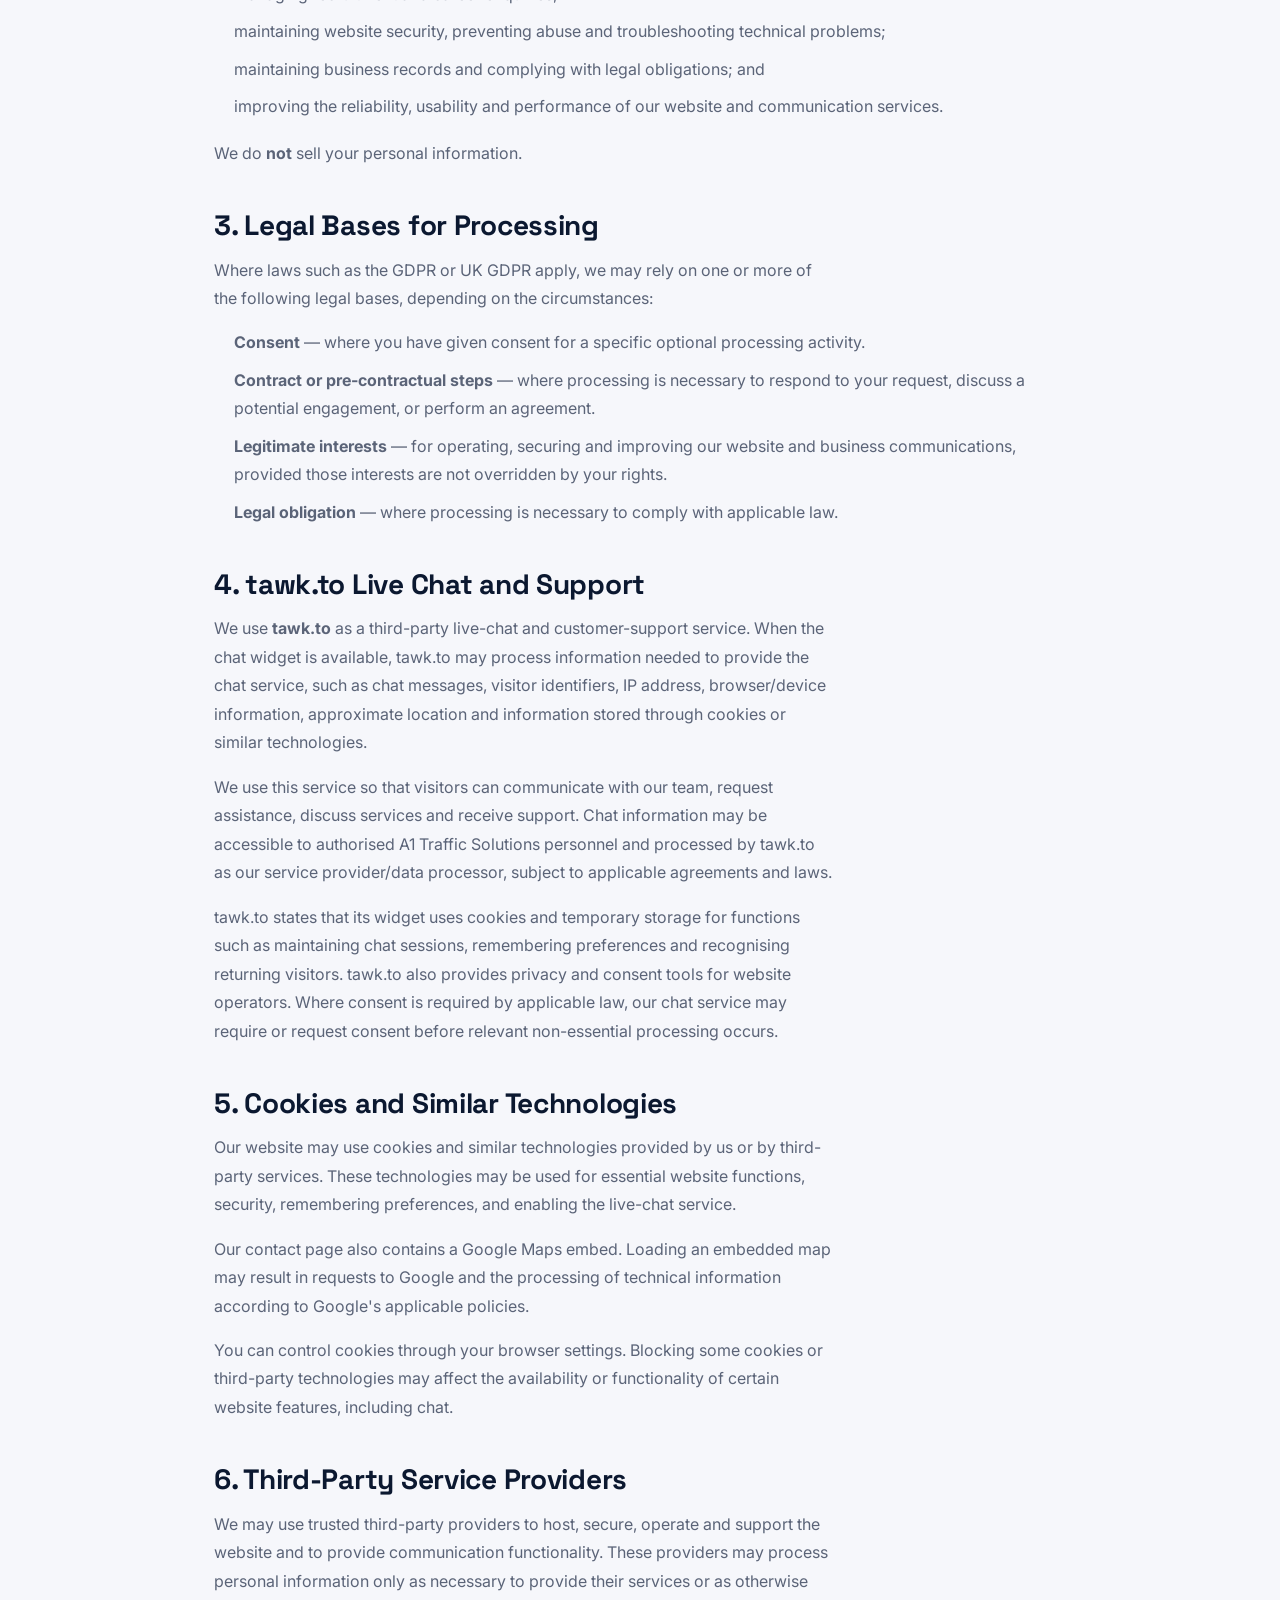
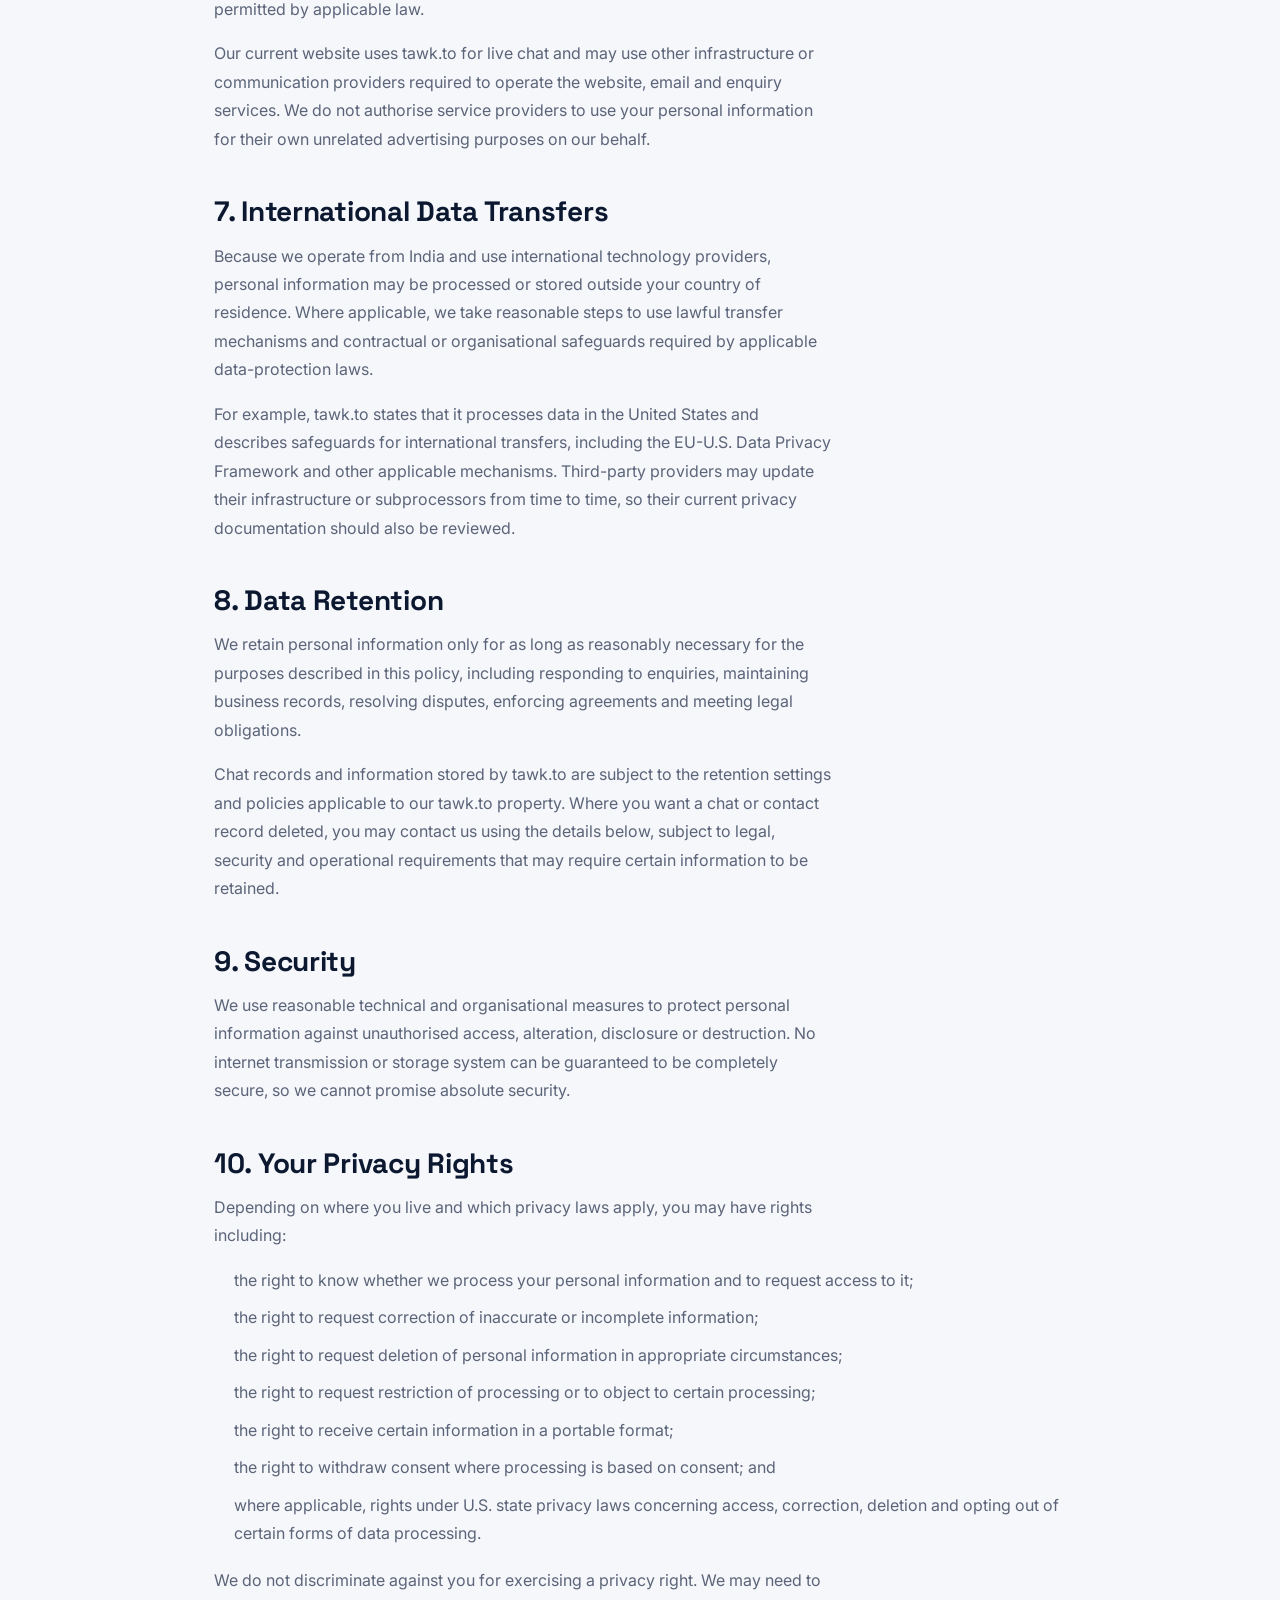
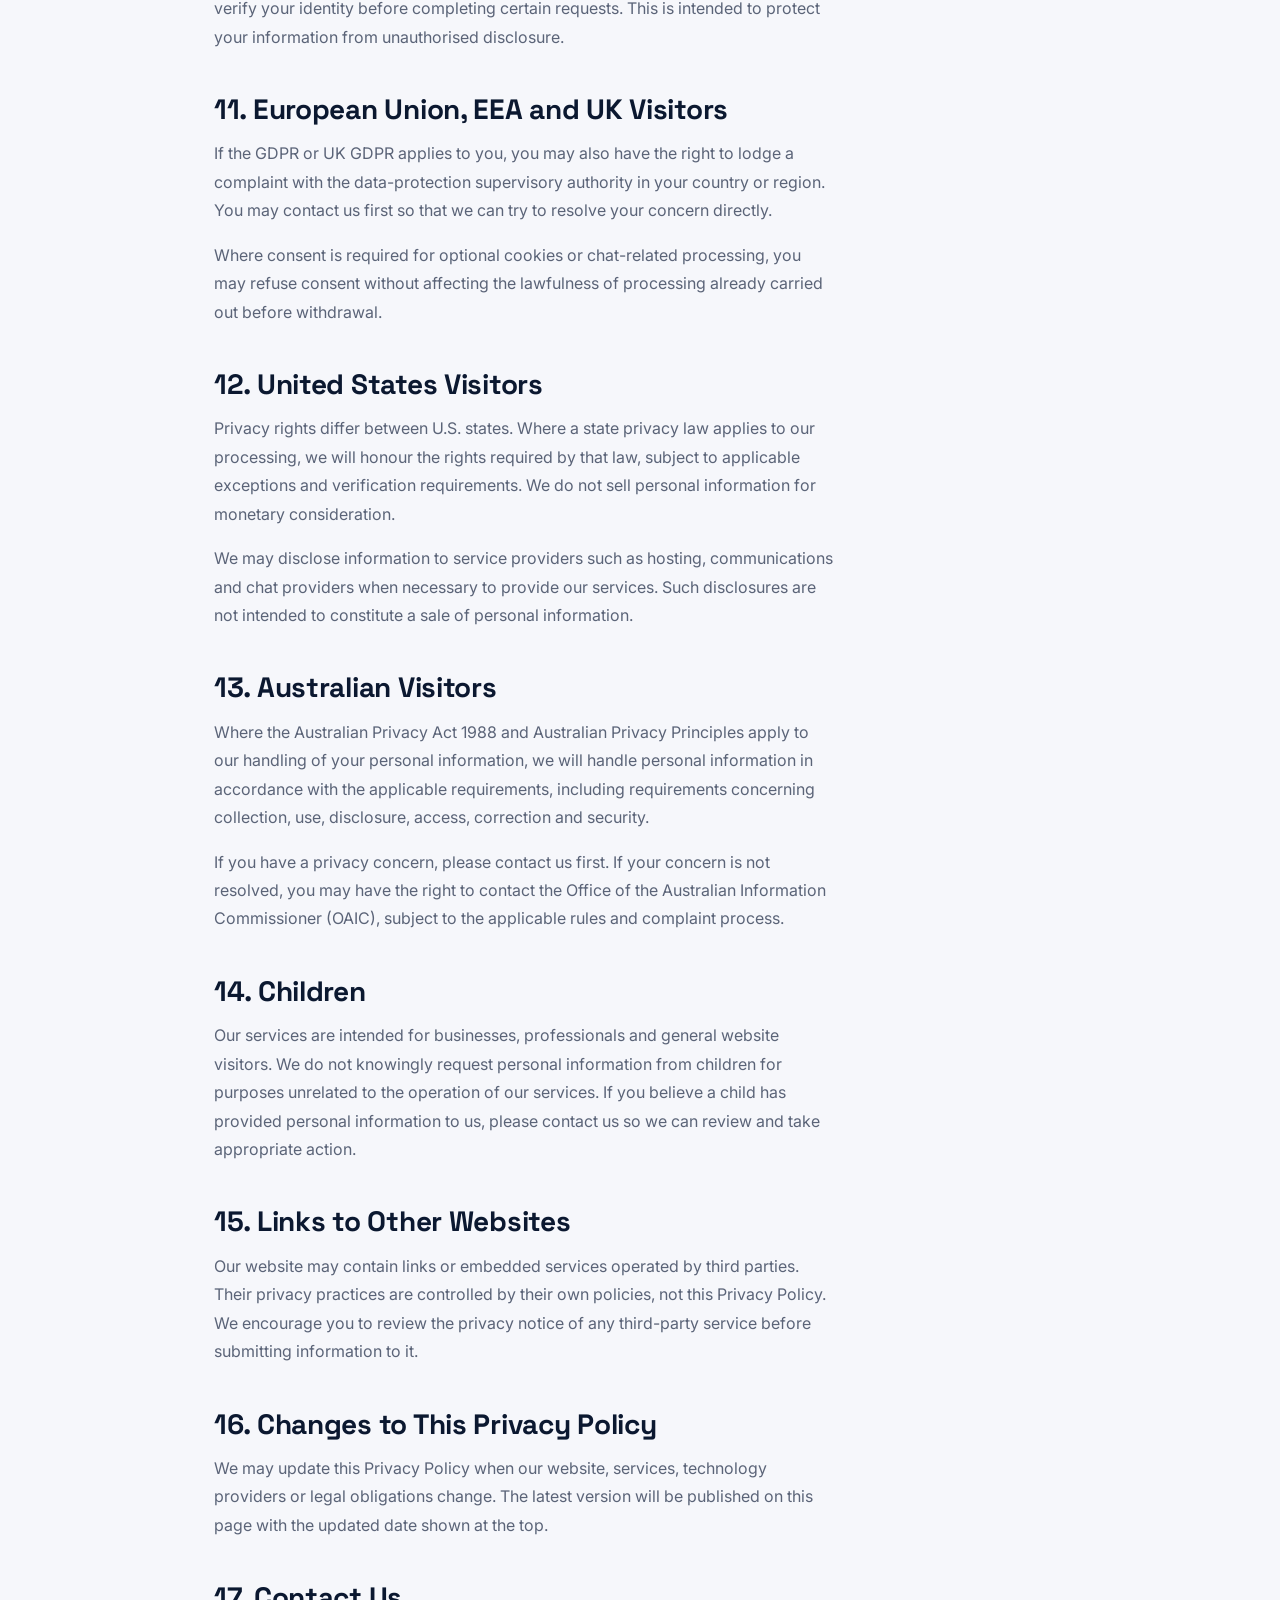
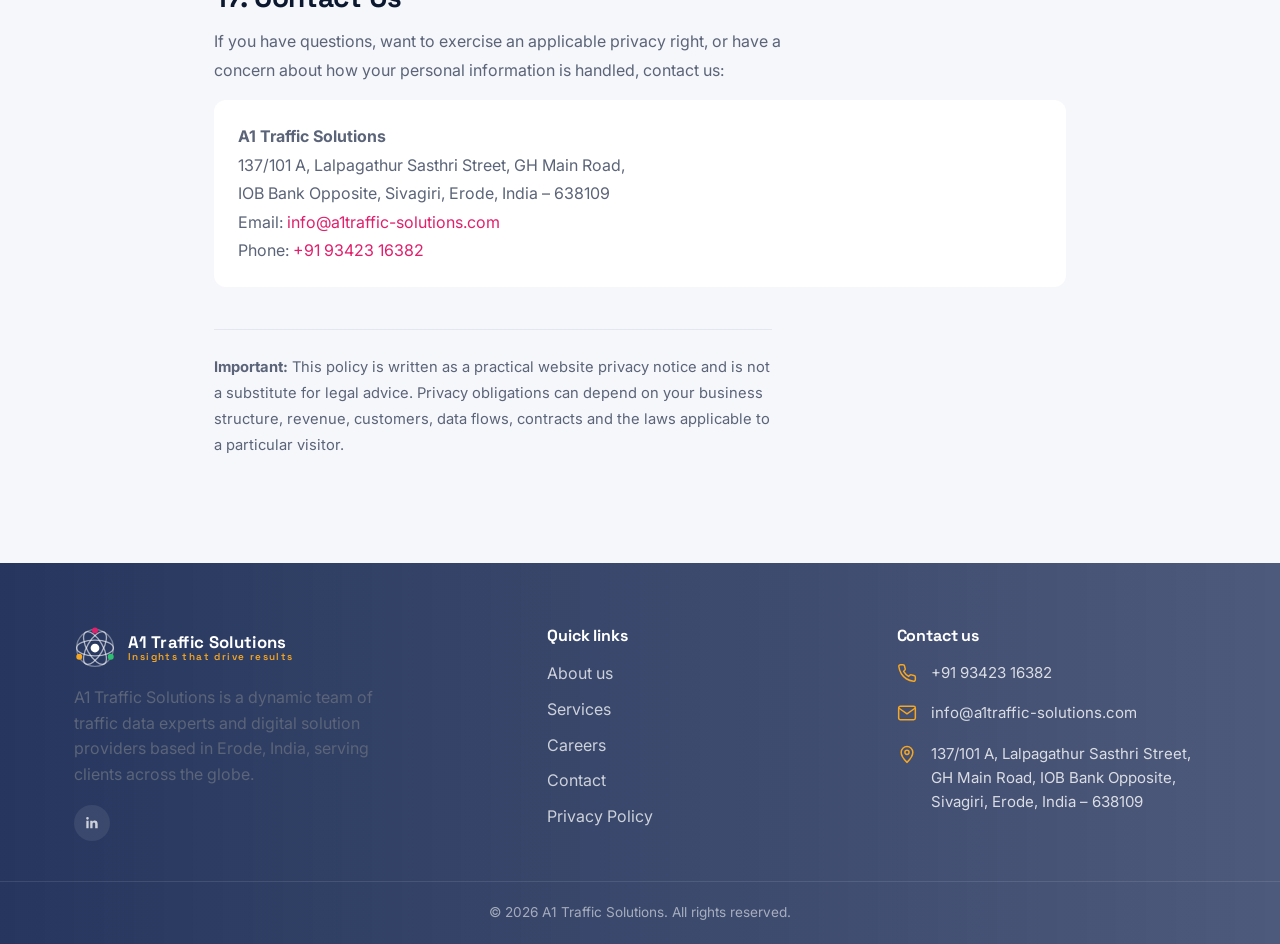
<file: privacy-policy.html>
<!DOCTYPE html>
<html lang="en"><head><meta charset="UTF-8"><meta name="robots" content="noindex"><meta http-equiv="refresh" content="0;url=privacy-policy/"><script>window.location.replace('privacy-policy/');</script><title>Privacy Policy</title></head><body><p>Redirecting to <a href="privacy-policy/">Privacy Policy</a>…</p></body></html>
</file>
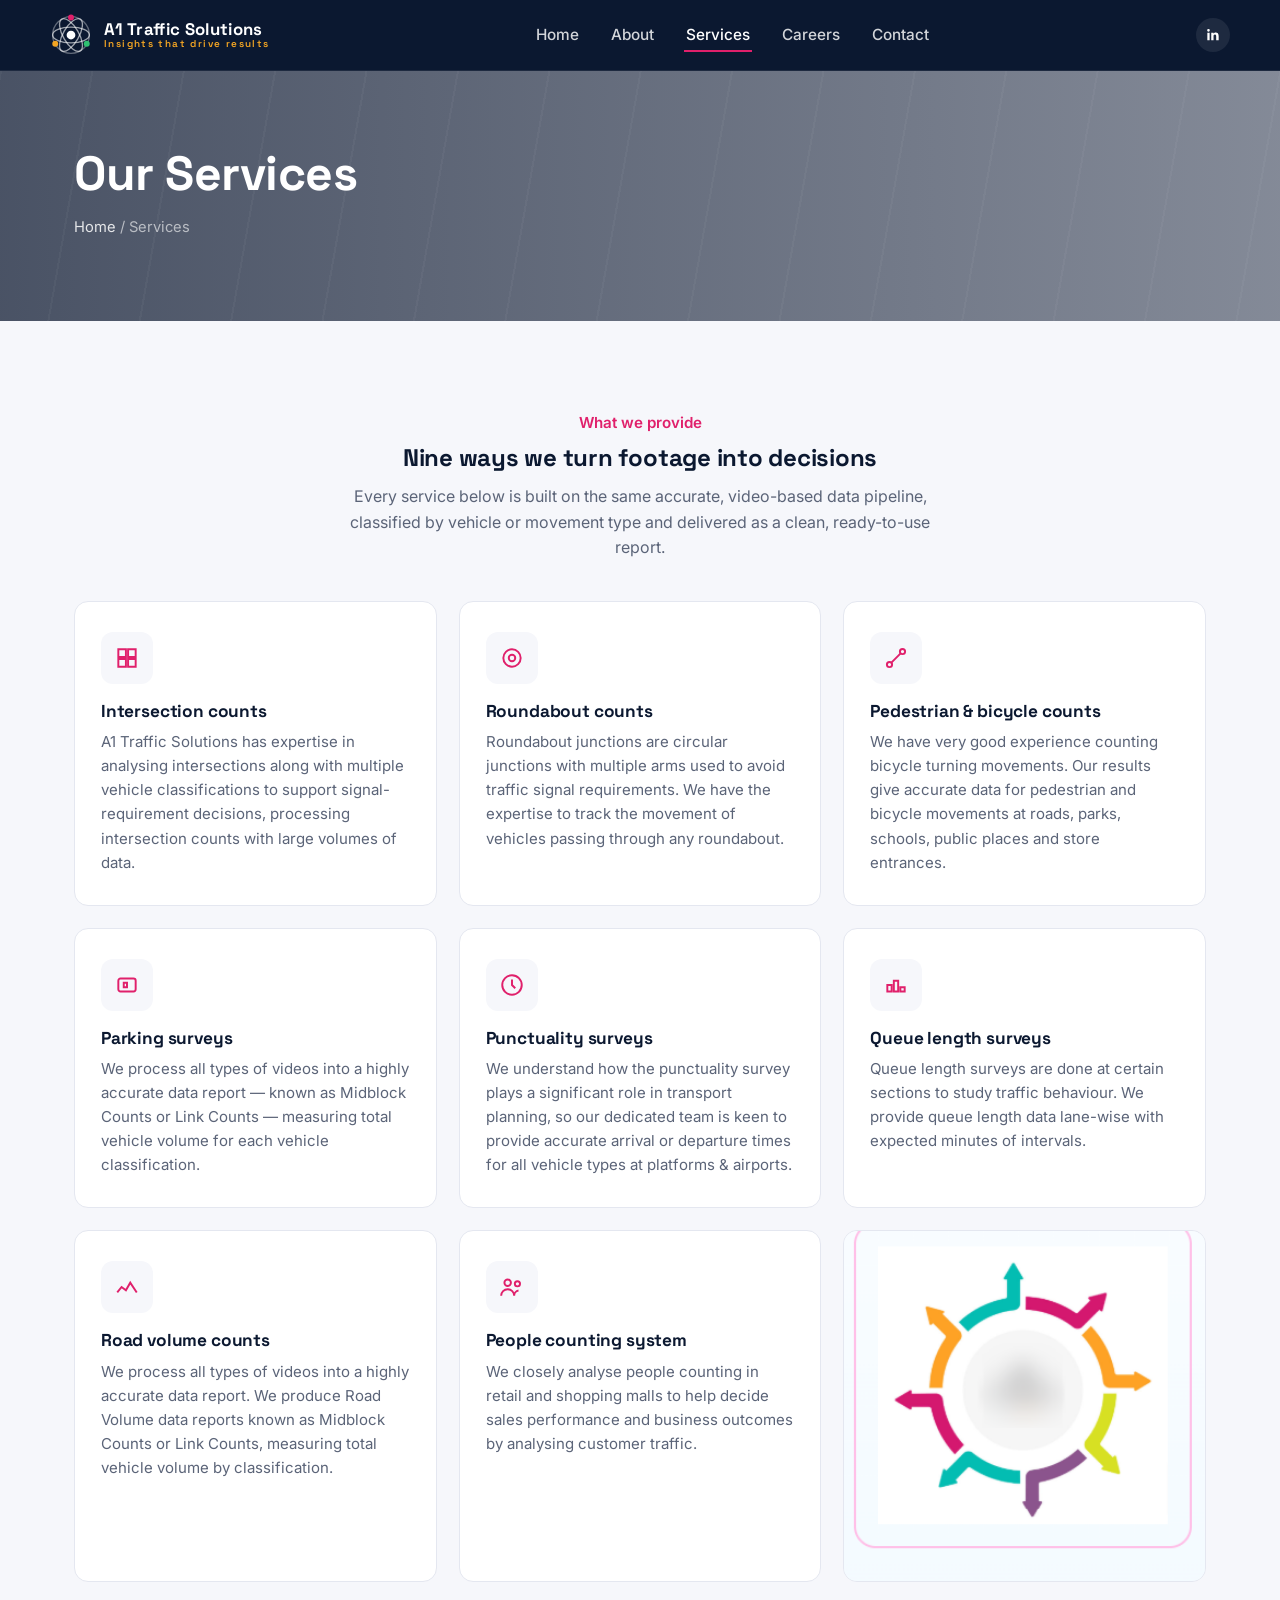
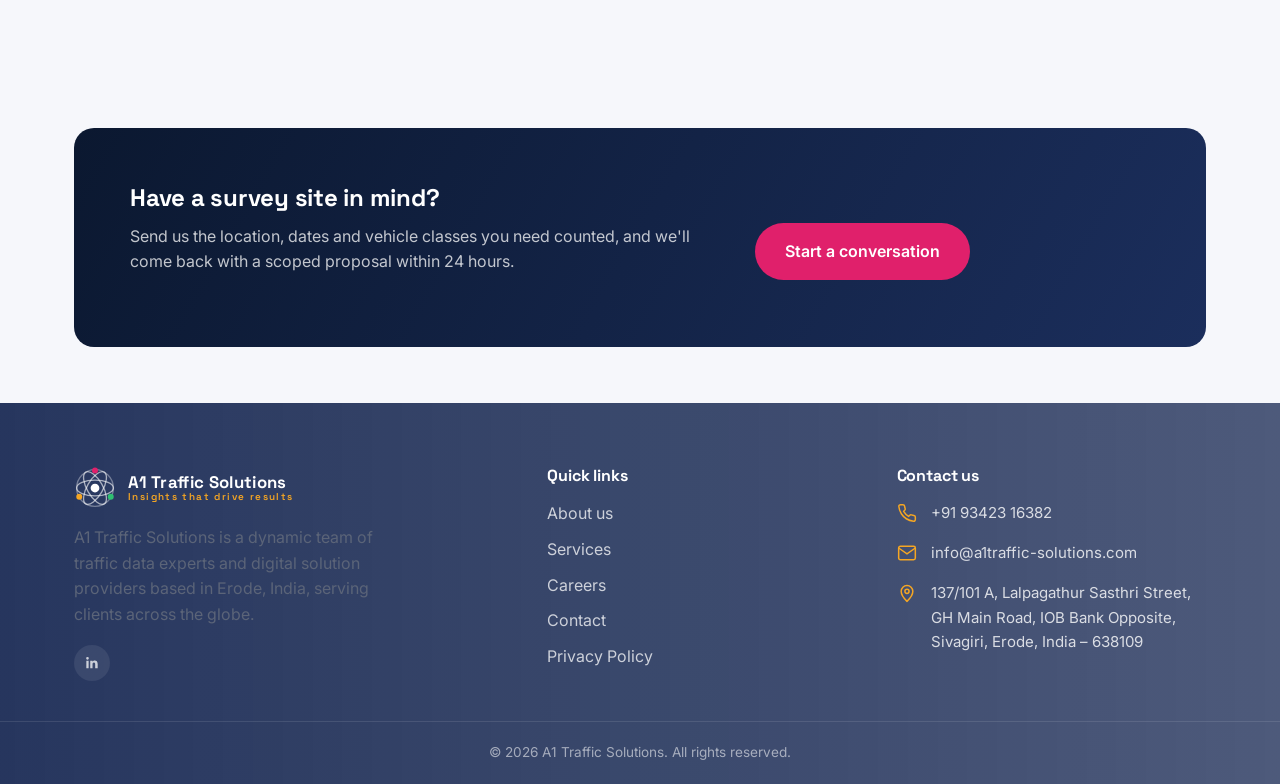
<file: services.html>
<!doctype html>
<html lang="en">
<head>
<meta charset="utf-8">
<meta name="robots" content="noindex">
<meta http-equiv="refresh" content="0; url=services/">
<link rel="canonical" href="services/">
<script>window.location.replace("services/");</script>
<title>Redirecting…</title>
</head>
<body>
<p>Redirecting to <a href="services/">Services</a>…</p>
</body>
</html>
</file>
<file: css/style.css>
/* ===========================================================
   A1 Traffic Solutions — stylesheet
   Type: Space Grotesk (display) + Inter (body)
   =========================================================== */

:root{
  --navy: #0B1830;
  --navy-2: #12234E;
  --navy-3: #1B2E5C;
  --pink: #E0206B;
  --pink-dark: #B81858;
  --amber: #F5A623;
  --green: #2FBF71;
  --bg: #F6F7FB;
  --panel: #FFFFFF;
  --ink: #10182B;
  --muted: #5B6478;
  --line: #E4E7F0;
  --radius: 14px;
  --maxw: 1180px;
  --shadow: 0 20px 40px -24px rgba(11,24,48,.35);
}

*,*::before,*::after{ box-sizing:border-box; }
html{ scroll-behavior:smooth; }
body{
  margin:0;
  font-family:'Inter',system-ui,sans-serif;
  color:var(--ink);
  background:var(--bg);
  line-height:1.6;
  -webkit-font-smoothing:antialiased;
}
h1,h2,h3,h4{
  font-family:'Space Grotesk',system-ui,sans-serif;
  color:var(--navy);
  line-height:1.15;
  margin:0 0 .5em;
  letter-spacing:-0.01em;
}
p{ margin:0 0 1em; color:var(--muted); max-width:62ch; }
a{ color:inherit; text-decoration:none; }
img{ max-width:100%; display:block; }
ul{ margin:0; padding:0; list-style:none; }
button{ font-family:inherit; cursor:pointer; }

:focus-visible{
  outline:3px solid var(--amber);
  outline-offset:2px;
}

.container{
  width:100%;
  max-width:var(--maxw);
  margin:0 auto;
  padding:0 24px;
}

.eyebrow{
  color:var(--pink);
  font-weight:600;
  font-size:.95rem;
  display:block;
  margin-bottom:.6em;
}

.btn{
  display:inline-flex;
  align-items:center;
  gap:.5em;
  padding:14px 28px;
  border-radius:999px;
  font-weight:600;
  font-size:1rem;
  border:2px solid transparent;
  transition:transform .15s ease, background .2s ease, color .2s ease, border-color .2s ease;
}
.btn-primary{ background:var(--pink); color:#fff; }
.btn-primary:hover{ background:var(--pink-dark); transform:translateY(-2px); }
.btn-outline{ border-color:rgba(255,255,255,.55); color:#fff; }
.btn-outline:hover{ background:rgba(255,255,255,.12); transform:translateY(-2px); }
.btn-dark{ background:var(--navy); color:#fff; }
.btn-dark:hover{ background:var(--navy-2); transform:translateY(-2px); }

@media (prefers-reduced-motion: reduce){
  .btn{ transition:none; }
  *{ animation-duration:0.001ms !important; animation-iteration-count:1 !important; }
}

/* ---------- Header ---------- */
.site-header{
  position:sticky; top:0; z-index:50;
  background:var(--navy);
  border-bottom:1px solid rgba(255,255,255,.08);
}
.nav{
  display:flex;
  align-items:center;
  justify-content:space-between;
  padding:14px 0;
}
.brand{ display:flex; align-items:center; gap:12px; }
.brand-mark{ width:42px; height:42px; flex:none; }
.brand-text{
  font-family:'Space Grotesk',sans-serif;
  color:#fff;
  line-height:1.05;
}
.brand-text strong{ display:block; font-size:1.05rem; letter-spacing:.02em; }
.brand-text span{ display:block; font-size:.62rem; color:var(--amber); letter-spacing:.14em; font-weight:600; }

.nav-links{
  display:flex;
  align-items:center;
  gap:28px;
}
.nav-links a{
  color:rgba(255,255,255,.82);
  font-weight:500;
  font-size:.96rem;
  padding:6px 2px;
  border-bottom:2px solid transparent;
  transition:color .15s ease, border-color .15s ease;
}
.nav-links a:hover, .nav-links a[aria-current="page"]{
  color:#fff;
  border-color:var(--pink);
}
.nav-social{ display:flex; gap:10px; }
.nav-social a{
  width:34px; height:34px;
  display:flex; align-items:center; justify-content:center;
  border-radius:50%;
  background:rgba(255,255,255,.08);
  color:#fff;
}
.nav-social a:hover{ background:var(--pink); }
.nav-social svg{ width:16px; height:16px; }

.nav-right{ display:flex; align-items:center; gap:20px; }
.nav-toggle{
  display:none;
  background:none; border:none; color:#fff;
  width:40px; height:40px;
  align-items:center; justify-content:center;
}
.nav-toggle svg{ width:24px; height:24px; }

@media (max-width: 900px){
  .nav-social{ display:none; }
  .nav-toggle{ display:flex; }
  .nav-links{
    position:absolute;
    top:100%; left:0; right:0;
    background:var(--navy-2);
    flex-direction:column;
    align-items:flex-start;
    gap:0;
    padding:8px 24px 18px;
    display:none;
    border-bottom:1px solid rgba(255,255,255,.1);
  }
  .nav-links.open{ display:flex; }
  .nav-links a{ width:100%; padding:12px 0; border-bottom:1px solid rgba(255,255,255,.08); }
}

/* ---------- Page hero (inner pages) ---------- */
.page-hero{
  background:linear-gradient(120deg,var(--navy) 0%, var(--navy-3) 100%);
  color:#fff;
  padding:64px 0 56px;
  position:relative;
  overflow:hidden;
}
.page-hero::after{
  content:"";
  position:absolute; inset:0;
  background-image:
    linear-gradient(rgba(11,24,48,.0), rgba(11,24,48,.0)),
    repeating-linear-gradient(100deg, rgba(255,255,255,.035) 0 2px, transparent 2px 90px);
  pointer-events:none;
}
.page-hero h1{ color:#fff; font-size:clamp(2.1rem,4vw,3rem); margin-bottom:.3em; }
.breadcrumb{ color:rgba(255,255,255,.6); font-size:.92rem; position:relative; }
.breadcrumb a{ color:rgba(255,255,255,.85); }
.breadcrumb a:hover{ color:var(--amber); }

/* ---------- Home hero ---------- */
.hero{
  background:radial-gradient(1200px 500px at 15% -10%, #1c2f60 0%, transparent 60%), var(--navy);
  color:#fff;
  padding:88px 0 70px;
  position:relative;
  overflow:hidden;
}
.hero-grid{
  display:grid;
  grid-template-columns:1.1fr .9fr;
  gap:48px;
  align-items:center;
}
.hero h1{ color:#fff; font-size:clamp(2.4rem,5vw,3.6rem); }
.hero p.lead{ color:rgba(255,255,255,.78); font-size:1.15rem; max-width:46ch; }
.hero-ctas{ display:flex; gap:16px; margin-top:28px; flex-wrap:wrap; }
.hero-stats{ display:flex; gap:32px; margin-top:44px; flex-wrap:wrap; }
.hero-stats div strong{ display:block; font-family:'Space Grotesk'; font-size:1.7rem; color:var(--amber); }
.hero-stats div span{ font-size:.85rem; color:rgba(255,255,255,.6); }

.hero-art{ position:relative; }
.hero-art svg{ width:100%; height:auto; }

/* value strip */
.value-strip{ margin-top:-56px; position:relative; z-index:2; }
.value-grid{
  display:grid;
  grid-template-columns:repeat(4,1fr);
  gap:18px;
}
.value-card{
  background:var(--panel);
  border-radius:var(--radius);
  padding:26px 22px;
  box-shadow:var(--shadow);
  border-top:4px solid var(--pink);
}
.value-card:nth-child(2){ border-color:var(--amber); }
.value-card:nth-child(3){ border-color:var(--green); }
.value-card:nth-child(4){ border-color:var(--navy-3); }
.value-card h3{ font-size:1.05rem; margin-bottom:.4em; }
.value-card p{ font-size:.92rem; margin:0; }

@media (max-width:900px){
  .hero-grid{ grid-template-columns:1fr; }
  .value-grid{ grid-template-columns:1fr 1fr; }
}
@media (max-width:560px){
  .value-grid{ grid-template-columns:1fr; }
  .value-strip{ margin-top:24px; }
}

/* ---------- Sections ---------- */
.section{ padding:90px 0; }
.section-tight{ padding:56px 0; }
.section-alt{ background:var(--panel); }

.split{
  display:grid;
  grid-template-columns:1fr 1fr;
  gap:56px;
  align-items:center;
}
.split.reverse .split-media{ order:2; }
@media (max-width:900px){
  .split, .split.reverse .split-media{ order:initial; }
  .split{ grid-template-columns:1fr; }
}

.spec-list li{
  display:flex; gap:12px; align-items:flex-start;
  padding:10px 0;
  border-bottom:1px solid var(--line);
  color:var(--ink); font-weight:500;
}
.spec-list li:last-child{ border-bottom:none; }
.spec-list svg{ flex:none; width:20px; height:20px; color:var(--pink); margin-top:2px; }

.media-frame{
  border-radius:var(--radius);
  overflow:hidden;
  box-shadow:var(--shadow);
}
.media-frame svg{ display:block; width:100%; height:auto; }

/* ---------- Services grid ---------- */
.services-grid{
  display:grid;
  grid-template-columns:repeat(3,1fr);
  gap:22px;
}
.service-card{
  background:var(--panel);
  border:1px solid var(--line);
  border-radius:var(--radius);
  padding:30px 26px;
  transition:border-color .2s ease, transform .2s ease;
}
.service-card:hover{ border-color:var(--pink); transform:translateY(-4px); }
.service-icon{
  width:52px; height:52px;
  border-radius:12px;
  display:flex; align-items:center; justify-content:center;
  background:var(--bg);
  margin-bottom:18px;
  color:var(--pink);
}
.service-icon svg{ width:26px; height:26px; }
.service-card h3{ font-size:1.08rem; margin-bottom:.5em; }
.service-card p{ font-size:.94rem; margin:0; }

.service-card.cta-card{
  background:var(--navy);
  color:#fff;
  display:flex; flex-direction:column; justify-content:center;
}
.service-card.cta-card h3{ color:#fff; }
.service-card.cta-card p{ color:rgba(255,255,255,.75); }
.service-card.cta-card .service-icon{ background:rgba(255,255,255,.1); color:var(--amber); }

@media (max-width:900px){ .services-grid{ grid-template-columns:1fr 1fr; } }
@media (max-width:600px){ .services-grid{ grid-template-columns:1fr; } }

/* ---------- CTA band ---------- */
.cta-band{
  background:linear-gradient(120deg,var(--navy),var(--navy-3));
  color:#fff;
  border-radius:20px;
  padding:56px;
  display:grid;
  grid-template-columns:1.2fr .8fr;
  gap:32px;
  align-items:center;
}
.cta-band h2{ color:#fff; }
.cta-band p{ color:rgba(255,255,255,.75); }
@media (max-width:800px){ .cta-band{ grid-template-columns:1fr; padding:36px 26px; text-align:left; } }

/* ---------- Forms ---------- */
.form-grid{
  display:grid;
  gap:16px;
}
.form-row{ display:grid; grid-template-columns:1fr 1fr; gap:16px; }
@media (max-width:640px){ .form-row{ grid-template-columns:1fr; } }

label{ font-size:.85rem; font-weight:600; color:var(--navy); display:block; margin-bottom:6px; }
input, textarea, select{
  width:100%;
  padding:13px 14px;
  border:1.5px solid var(--line);
  border-radius:10px;
  font-family:inherit;
  font-size:.98rem;
  background:#fff;
  color:var(--ink);
  transition:border-color .15s ease;
}
input:focus, textarea:focus, select:focus{ border-color:var(--pink); outline:none; }
textarea{ min-height:140px; resize:vertical; }

.form-status{
  margin-top:14px;
  font-size:.92rem;
  font-weight:600;
  display:none;
}
.form-status.show{ display:block; }
.form-status.ok{ color:var(--green); }
.form-status.err{ color:var(--pink-dark); }

.field-hint{ font-size:.78rem; color:var(--muted); margin-top:4px; }

/* ---------- Info cards (contact / careers) ---------- */
.info-cards{ display:grid; grid-template-columns:1fr 1fr; gap:22px; }
@media (max-width:800px){ .info-cards{ grid-template-columns:1fr; } }
.info-card{
  background:var(--panel);
  border-radius:var(--radius);
  padding:30px;
  box-shadow:var(--shadow);
}
.info-card h3{ margin-bottom:16px; font-size:1.15rem; }
.hours-row{
  display:flex; justify-content:space-between;
  padding:12px 0; border-bottom:1px solid var(--line);
  font-size:.95rem;
}
.hours-row:last-child{ border-bottom:none; }
.contact-line{ display:flex; gap:14px; align-items:flex-start; margin-bottom:16px; }
.contact-line svg{ width:20px; height:20px; color:var(--pink); flex:none; margin-top:2px; }
.contact-line a{ color:var(--ink); }
.contact-line a:hover{ color:var(--pink); }

.map-frame{ border-radius:var(--radius); overflow:hidden; box-shadow:var(--shadow); border:none; }
.map-frame iframe{ width:100%; height:340px; border:0; display:block; }

/* ---------- Careers ---------- */
.status-badge{
  display:inline-flex; align-items:center; gap:8px;
  background:#FDEEF3; color:var(--pink-dark);
  font-weight:700; font-size:.85rem;
  padding:8px 16px; border-radius:999px;
  margin-bottom:18px;
}
.status-badge .dot{ width:8px; height:8px; border-radius:50%; background:var(--pink-dark); }

/* ---------- Footer ---------- */
.site-footer{
  background:var(--navy);
  color:rgba(255,255,255,.75);
  padding:64px 0 0;
  position:relative;
  overflow:hidden;
}
.footer-grid{
  display:grid;
  grid-template-columns:1.4fr 1fr 1fr;
  gap:40px;
  padding-bottom:40px;
  position:relative; z-index:1;
}
.footer-brand{ max-width:340px; }
.footer-brand .brand{ margin-bottom:14px; }
.footer h4{ color:#fff; font-size:1rem; margin-bottom:16px; }
.footer-links li{ margin-bottom:10px; }
.footer-links a:hover{ color:var(--amber); }
.footer .contact-line svg{ color:var(--amber); }
.footer .contact-line a, .footer .contact-line span{ color:rgba(255,255,255,.8); font-size:.94rem; }
.footer-social{ display:flex; gap:10px; margin-top:18px; }
.footer-social a{
  width:36px; height:36px; border-radius:50%;
  background:rgba(255,255,255,.08);
  display:flex; align-items:center; justify-content:center;
}
.footer-social a:hover{ background:var(--pink); }
.footer-social svg{ width:16px; height:16px; }
.footer-bottom{
  border-top:1px solid rgba(255,255,255,.1);
  padding:20px 0;
  font-size:.85rem;
  text-align:center;
  color:rgba(255,255,255,.55);
  position:relative; z-index:1;
}
.footer-bottom a{ color:rgba(255,255,255,.8); }
.footer-bottom a:hover{ color:var(--amber); }

@media (max-width:800px){
  .footer-grid{ grid-template-columns:1fr; }
}

/* ---------- Utility ---------- */
.text-center{ text-align:center; }
.center-copy{ max-width:640px; margin:0 auto 40px; text-align:center; }
.center-copy p{ margin-left:auto; margin-right:auto; }
.mt-8{ margin-top:8px; }
.mt-40{ margin-top:40px; }

/* ---------- Image-rich visual refresh ---------- */
.hero{
  background:
    linear-gradient(90deg, rgba(7,19,43,.86) 0%, rgba(7,19,43,.62) 46%, rgba(7,19,43,.30) 100%),
    url('https://images.unsplash.com/photo-1674440579447-1a6eae4e3bc6?auto=format&fit=crop&fm=jpg&q=85&w=2200') center/cover no-repeat;
  min-height:560px;
  display:flex;
  align-items:center;
}
.hero::after{
  content:"";
  position:absolute;
  inset:0;
  background:linear-gradient(180deg,rgba(6,17,38,.08),rgba(6,17,38,.18));
  pointer-events:none;
}
.hero > .container{position:relative;z-index:1;width:100%;}
.hero-grid{grid-template-columns:minmax(0,760px);gap:0;}
.hero-art{display:none;}
.hero h1{max-width:760px;text-shadow:0 2px 18px rgba(0,0,0,.25);}
.hero p.lead{max-width:62ch;}

.page-hero{
  background:
    linear-gradient(90deg,rgba(7,19,43,.72),rgba(7,19,43,.48)),
    url('https://images.unsplash.com/photo-1674440579447-1a6eae4e3bc6?auto=format&fit=crop&fm=jpg&q=85&w=2200') center 52%/cover no-repeat;
  min-height:250px;
  display:flex;
  align-items:center;
}

.site-footer{
  background:
    linear-gradient(90deg,rgba(18,35,78,.91),rgba(18,35,78,.74)),
    url('https://images.unsplash.com/photo-1760075999984-bbdea1f86b8d?auto=format&fit=crop&fm=jpg&q=85&w=1800') center/cover no-repeat;
}

.media-frame{position:relative;background:#eef4fa;}
.media-frame .site-image,
.media-frame > img{
  display:block;
  width:100%;
  height:100%;
  min-height:280px;
  object-fit:cover;
  object-position:center;
}

.image-card{
  padding:0;
  overflow:hidden;
  min-height:280px;
  display:flex;
  align-items:stretch;
  justify-content:stretch;
}
.image-card .service-image{
  width:100%;
  height:100%;
  min-height:280px;
  display:block;
  object-fit:cover;
}

@media (max-width:900px){
  .hero{min-height:520px;}
  .hero-grid{grid-template-columns:1fr;}
  .media-frame .site-image,
  .media-frame > img{min-height:260px;}
}

@media (max-width:600px){
  .hero{min-height:620px;padding:100px 0 70px;}
  .page-hero{min-height:220px;}
  .media-frame .site-image,
  .media-frame > img,
  .image-card .service-image{min-height:230px;}
}


/* Privacy / legal pages */
.legal-section{ padding-top:72px; padding-bottom:90px; }
.legal-content{ max-width:900px; }
.legal-content h2{ margin-top:42px; margin-bottom:14px; font-size:clamp(1.35rem,2.4vw,1.75rem); }
.legal-content p, .legal-content li{ color:var(--muted); line-height:1.78; }
.legal-content ul{ padding-left:1.25rem; margin:10px 0 18px; }
.legal-content li{ margin-bottom:9px; }
.legal-updated{ padding:14px 18px; background:var(--panel); border-left:3px solid var(--amber); margin-bottom:28px; }
.legal-contact{ padding:22px 24px; background:var(--panel); border-radius:12px; margin-top:16px; }
.legal-contact p{ margin-bottom:0; }
.legal-note{ margin-top:42px; padding-top:24px; border-top:1px solid var(--line); font-size:.92rem; }
.legal-content a{ color:var(--pink); }
.legal-content a:hover{ color:var(--amber); }


/* Contact form success popup */
#contact-success-popup {
  position: fixed;
  inset: 0;
  z-index: 99999;
  display: flex;
  align-items: center;
  justify-content: center;
  padding: 24px;
  background: rgba(10, 18, 32, 0.68);
  backdrop-filter: blur(4px);
}
#contact-success-popup .contact-success-dialog {
  position: relative;
  width: min(520px, 100%);
  padding: 38px 34px 32px;
  text-align: center;
  background: #fff;
  border-radius: 18px;
  box-shadow: 0 24px 70px rgba(0,0,0,.25);
}
#contact-success-popup .contact-success-icon {
  width: 58px;
  height: 58px;
  margin: 0 auto 18px;
  display: grid;
  place-items: center;
  border-radius: 50%;
  background: #e9f8ef;
  color: #17834b;
  font-size: 30px;
  font-weight: 800;
}
#contact-success-popup h3 { margin: 0 0 10px; }
#contact-success-popup p { margin: 0 auto 24px; max-width: 430px; }
#contact-success-popup .contact-success-close {
  position: absolute;
  top: 10px;
  right: 14px;
  border: 0;
  background: transparent;
  font-size: 30px;
  line-height: 1;
  cursor: pointer;
  opacity: .65;
}
</file>
